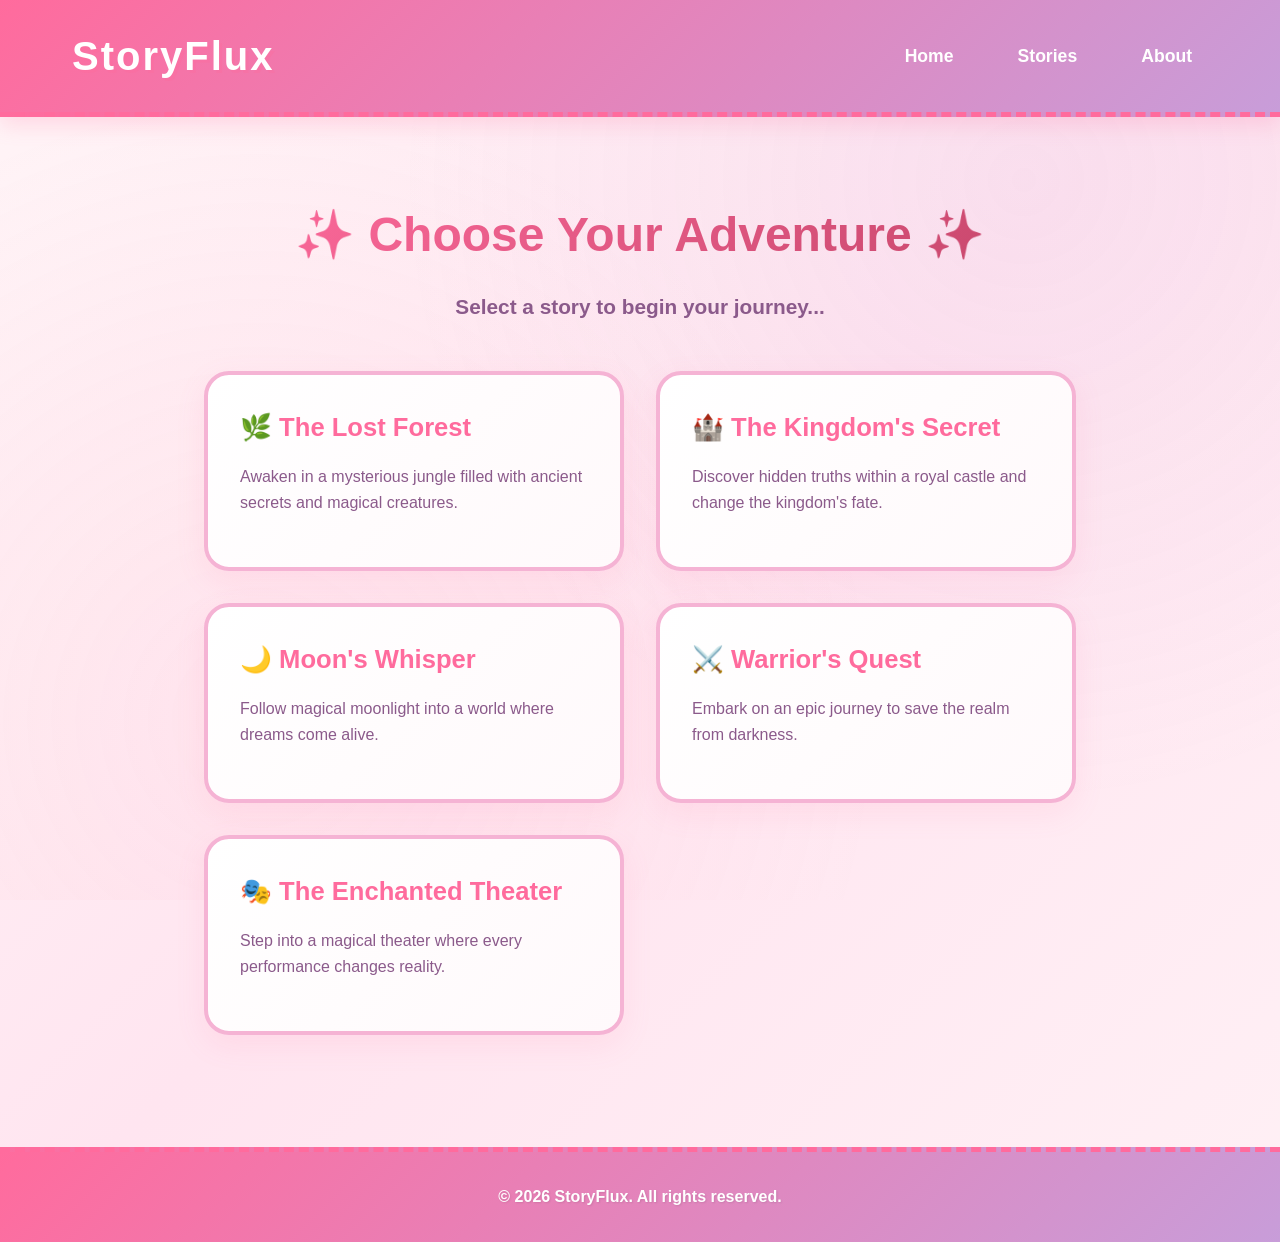
<file: index.html>
<!DOCTYPE html>
<html lang="en">
<head>
    <meta charset="UTF-8">
    <meta name="viewport" content="width=device-width, initial-scale=1.0">
    <title>Interactive Storytelling</title>
    <link rel="stylesheet" href="index.css">
</head>
<body>
    <!-- Header -->
    <header class="header">
        <div class="header-container">
            <h1 class="logo">StoryFlux</h1>
            <nav class="navbar">
                <a href="#menu" class="nav-link">Home</a>
                <a href="#menu" class="nav-link">Stories</a>
                <a href="#about" class="nav-link">About</a>
            </nav>
        </div>
    </header>

    <!-- Main Content -->
    <main class="main-container">
        
        <!-- About Page -->
        <div id="about" class="scene">
            <div class="story-wrapper">
                <section class="story-section">
                    <h2 class="story-title">🌟 About StoryFlux</h2>
                    <div class="story-text">
                        <p>Welcome to <strong>StoryFlux</strong> — a place where stories don't just get read, they get <em>experienced</em>.</p>
                        <p>We built this platform for people who love imagination, creativity, and adventure. Instead of following a fixed storyline, here <strong>you control the journey</strong>. Your choices shape the characters, the events, and the ending — making every story unique for every reader.</p>
                        <p>Whether you want to explore fantasy worlds, solve mysteries, experience emotional journeys, or create your own story paths, this platform lets you <strong>become part of the story</strong> instead of just watching it.</p>
                        <p>🎭 Choose from multiple adventures, each with branching paths and multiple endings. Every decision matters!</p>
                    </div>
                </section>
                <section class="controls-section">
                    <a href="#menu" class="control-btn menu-btn" style="text-decoration:none; display:inline-block;">Back to Menu</a>
                </section>
            </div>
        </div>

        <!-- All Scenes -->
        <div id="s1-full" class="scene">
        <div class="story-wrapper">
            <section class="story-section">
                <div class="story-header">
                    <h2 class="story-title">Complete Story: The Lost Forest</h2>
                </div>
                <div class="story-content" style="grid-template-columns: 1fr;">
                    <div class="story-text" style="max-height: 50vh; overflow-y: auto;">
            <h3 style="color: #ff6b9d; margin-top: 1rem;">Scene 1: The Lost Forest</h3>
            <p>You slowly open your eyes and find yourself lying on soft, wet grass inside a big green jungle. You have no idea how you got here. The air smells like fresh rain and flowers. Tall trees stand all around you, so tall that you cannot even see the sky clearly. You can hear birds singing and the soft sound of water somewhere far away. You feel a little scared, but also curious. In front of you, there are three ways to go. A narrow dirt path goes deeper into the jungle. On your left, the ground rises up like a hill. On your right, you can hear water flowing.</p>
            <h3 style="color: #ff6b9d; margin-top: 1rem;">Scene 2: Ancient Temple</h3>
            <p>You walk slowly along the narrow path. The trees get thicker and the jungle gets darker. After walking for some time, you suddenly stop. Right in front of you are old broken stone walls covered in green plants. It is an ancient temple — very old, maybe thousands of years old! The walls have strange drawings and symbols carved into them. You look carefully and see a dark cave behind the temple. A soft blue light is coming from inside the cave. It looks both scary and magical. You wonder what is inside. You also notice some symbols on the wall that look like they tell a story.</p>
            <h3 style="color: #ff6b9d; margin-top: 1rem;">Scene 3: Mountain Peak</h3>
            <p>You climb up the hill. It is not easy — the ground is rocky and your legs get tired. But when you finally reach the top, you cannot believe what you see. The view is beautiful! Far away, you can see a big city with tall buildings and busy streets. Closer to you, there is a shining waterfall falling down from the rocks with a loud roar. And right below you, there is a long wooden bridge hanging over a very deep valley. The bridge moves a little in the wind. You stand there and think — where should you go next?</p>
            <h3 style="color: #ff6b9d; margin-top: 1rem;">Scene 4: Magical Lake</h3>
            <p>You walk towards the sound of water and soon you find a lake that takes your breath away. The water is not normal — it glows with a soft blue and green light, like it is alive. The lake is very clear and you can see colorful fish swimming inside. In the middle of the lake, there is a small island with an old stone temple on it. On the shore right next to you, there is a small wooden boat with a rope tied to a tree. On the rocks near the water, someone has drawn many pictures — animals, stars, and people. Everything here feels magical and peaceful.</p>
            <h3 style="color: #ff6b9d; margin-top: 1rem;">Scene 5: THE END - Cave Guardian</h3>
            <p>You step inside the glowing cave. It is warm inside, and the blue light makes everything look calm and safe. As you walk deeper, you see a tall figure sitting quietly in the middle of the cave. It is the Cave Guardian — a wise and kind being who has lived here for hundreds of years. The Guardian looks at you gently and says, 'I have been waiting for you. You are the chosen one.' The Guardian explains that this jungle is a magical place and that you are meant to protect it. You feel a deep sense of peace in your heart. You stay in the cave and learn the secrets of the jungle. You spend your days helping animals and keeping the forest safe. You have found your true purpose, and you feel truly happy. Congratulations — you reached a wonderful ending!</p>
            <h3 style="color: #ff6b9d; margin-top: 1rem;">Scene 6: THE END - Treasure Hunter</h3>
            <p>You study the symbols on the temple wall very carefully. At first, they look like just random drawings, but slowly you begin to understand them. The symbols are actually a map! They show a path that leads to a hidden underground room where a great treasure is buried. You follow the map step by step and dig at the right spot. There you find a chest full of gold coins, old books, and beautiful jewels. You bring these treasures back to the world. Scientists and history teachers are amazed. You become a famous explorer and spend your life finding lost places and sharing history with the world. You are known as the greatest treasure hunter who ever lived!</p>
            <h3 style="color: #ff6b9d; margin-top: 1rem;">Scene 7: THE END - Hidden City</h3>
            <p>You walk towards the city you saw from the hilltop. The journey takes a whole day, but finally you arrive. You are shocked — this city is not like any modern city. The people here live in harmony with nature. They grow their own food, use clean water, and never fight with each other. They welcome you like a long-lost friend. You learn their ways and teach them things from the outside world too. Together, you write books about their knowledge and share it with the whole world. Because of your discovery, people everywhere learn how to live more peacefully and kindly. You become a hero of both worlds!</p>
            <h3 style="color: #ff6b9d; margin-top: 1rem;">Scene 8: THE END - Water Spirit</h3>
            <p>You walk to the waterfall. The water is so loud that you can feel it in your chest. You sit on a rock near the falling water and close your eyes. Suddenly, everything goes quiet. You open your eyes and see a glowing figure standing in the waterfall — it is the Water Spirit. She has been the protector of this forest for a thousand years. She looks at you kindly and says, 'You came here with a good heart. I will give you a gift.' She reaches out and touches your hand. You feel a warm energy flow through you. From that day on, you can talk to animals and plants, and you can feel when nature is in danger. You spend your life protecting forests, rivers, and animals all over the world. You are nature's true guardian!</p>
            <h3 style="color: #ff6b9d; margin-top: 1rem;">Scene 9: THE END - Bridge Keeper</h3>
            <p>You take a deep breath and step onto the wooden bridge. It shakes under your feet, but you keep walking carefully, one step at a time. Halfway across, you look down into the deep valley below. It is beautiful — green trees, rivers, and small animals. When you finally reach the other side, you find a hidden green valley that no one else knows about. It is like a paradise — full of flowers, gentle animals, clean rivers, and warm sunlight. A small house stands there, as if it was waiting for you. You decide to stay. You become the keeper of this secret paradise, protecting it from harm. People who are kind and lost sometimes find their way to you, and you help them find peace too. You live a long and joyful life in the most beautiful place on earth!</p>
                    </div>
                </div>
            </section>
            <section class="controls-section">
                <a href="#menu" class="control-btn menu-btn" style="text-decoration:none; display:inline-block;">Back to Menu</a>
                <a href="#s1-1" class="control-btn restart-btn" style="text-decoration:none; display:inline-block;">Restart Story</a>
            </section>
        </div>
    </div>
        <div id="s1-1" class="scene">
            <div class="story-wrapper">
                <section class="story-section">
                    <div class="story-header">
                        <h2 class="story-title">The Lost Forest</h2>
                    </div>

                    <div class="story-content">
                        <div class="story-text">
                            <p>You slowly open your eyes and find yourself lying on soft, wet grass inside a big green jungle. You have no idea how you got here. The air smells like fresh rain and flowers. Tall trees stand all around you, so tall that you cannot even see the sky clearly. You can hear birds singing and the soft sound of water somewhere far away. You feel a little scared, but also curious. In front of you, there are three ways to go. A narrow dirt path goes deeper into the jungle. On your left, the ground rises up like a hill. On your right, you can hear water flowing.</p>
                        </div>
                        <div class="story-image-container">
                            <img src="jungleStory.png" alt="Story Scene" class="story-image active" style="display:block;">
                        </div>
                    </div>
                </section>

                <section class="choices-section">
                    <h3 class="choices-title">What do you do?</h3>
                    <div class="choices-container">
                        <a href="#s1-2" class="choice-btn" style="text-decoration:none; display:inline-block; text-align:center;">Follow the narrow path deeper into the jungle</a><a href="#s1-3" class="choice-btn" style="text-decoration:none; display:inline-block; text-align:center;">Climb up the hill on the left</a><a href="#s1-4" class="choice-btn" style="text-decoration:none; display:inline-block; text-align:center;">Go right towards the water sound</a>
                    </div>
                </section>

                <section class="controls-section">
                    <a href="#s1-1" class="control-btn restart-btn" style="text-decoration:none; display:inline-block;">Restart Story</a>
                    <a href="#menu" class="control-btn menu-btn" style="text-decoration:none; display:inline-block;">Back to Menu</a>
                    <a href="#s1-full" class="control-btn view-btn" style="text-decoration:none; display:inline-block;">View Complete Story</a>
                </section>
            </div>
        </div>
        
        <div id="s1-2" class="scene">
            <div class="story-wrapper">
                <section class="story-section">
                    <div class="story-header">
                        <h2 class="story-title">Ancient Temple</h2>
                    </div>

                    <div class="story-content">
                        <div class="story-text">
                            <p>You walk slowly along the narrow path. The trees get thicker and the jungle gets darker. After walking for some time, you suddenly stop. Right in front of you are old broken stone walls covered in green plants. It is an ancient temple — very old, maybe thousands of years old! The walls have strange drawings and symbols carved into them. You look carefully and see a dark cave behind the temple. A soft blue light is coming from inside the cave. It looks both scary and magical. You wonder what is inside. You also notice some symbols on the wall that look like they tell a story.</p>
                        </div>
                        <div class="story-image-container">
                            <img src="jungleStory.png" alt="Story Scene" class="story-image active" style="display:block;">
                        </div>
                    </div>
                </section>

                <section class="choices-section">
                    <h3 class="choices-title">What do you do?</h3>
                    <div class="choices-container">
                        <a href="#s1-5" class="choice-btn" style="text-decoration:none; display:inline-block; text-align:center;">Bravely enter the glowing cave</a><a href="#s1-6" class="choice-btn" style="text-decoration:none; display:inline-block; text-align:center;">Study the symbols on the wall</a><a href="#s1-3" class="choice-btn" style="text-decoration:none; display:inline-block; text-align:center;">Turn back and climb the hill instead</a>
                    </div>
                </section>

                <section class="controls-section">
                    <a href="#s1-1" class="control-btn restart-btn" style="text-decoration:none; display:inline-block;">Restart Story</a>
                    <a href="#menu" class="control-btn menu-btn" style="text-decoration:none; display:inline-block;">Back to Menu</a>
                    <a href="#s1-full" class="control-btn view-btn" style="text-decoration:none; display:inline-block;">View Complete Story</a>
                </section>
            </div>
        </div>
        
        <div id="s1-3" class="scene">
            <div class="story-wrapper">
                <section class="story-section">
                    <div class="story-header">
                        <h2 class="story-title">Mountain Peak</h2>
                    </div>

                    <div class="story-content">
                        <div class="story-text">
                            <p>You climb up the hill. It is not easy — the ground is rocky and your legs get tired. But when you finally reach the top, you cannot believe what you see. The view is beautiful! Far away, you can see a big city with tall buildings and busy streets. Closer to you, there is a shining waterfall falling down from the rocks with a loud roar. And right below you, there is a long wooden bridge hanging over a very deep valley. The bridge moves a little in the wind. You stand there and think — where should you go next?</p>
                        </div>
                        <div class="story-image-container">
                            <img src="jungleStory.png" alt="Story Scene" class="story-image active" style="display:block;">
                        </div>
                    </div>
                </section>

                <section class="choices-section">
                    <h3 class="choices-title">What do you do?</h3>
                    <div class="choices-container">
                        <a href="#s1-7" class="choice-btn" style="text-decoration:none; display:inline-block; text-align:center;">Walk towards the faraway city</a><a href="#s1-8" class="choice-btn" style="text-decoration:none; display:inline-block; text-align:center;">Go to the beautiful waterfall</a><a href="#s1-9" class="choice-btn" style="text-decoration:none; display:inline-block; text-align:center;">Cross the wooden bridge</a>
                    </div>
                </section>

                <section class="controls-section">
                    <a href="#s1-1" class="control-btn restart-btn" style="text-decoration:none; display:inline-block;">Restart Story</a>
                    <a href="#menu" class="control-btn menu-btn" style="text-decoration:none; display:inline-block;">Back to Menu</a>
                    <a href="#s1-full" class="control-btn view-btn" style="text-decoration:none; display:inline-block;">View Complete Story</a>
                </section>
            </div>
        </div>
        
        <div id="s1-4" class="scene">
            <div class="story-wrapper">
                <section class="story-section">
                    <div class="story-header">
                        <h2 class="story-title">Magical Lake</h2>
                    </div>

                    <div class="story-content">
                        <div class="story-text">
                            <p>You walk towards the sound of water and soon you find a lake that takes your breath away. The water is not normal — it glows with a soft blue and green light, like it is alive. The lake is very clear and you can see colorful fish swimming inside. In the middle of the lake, there is a small island with an old stone temple on it. On the shore right next to you, there is a small wooden boat with a rope tied to a tree. On the rocks near the water, someone has drawn many pictures — animals, stars, and people. Everything here feels magical and peaceful.</p>
                        </div>
                        <div class="story-image-container">
                            <img src="jungleStory.png" alt="Story Scene" class="story-image active" style="display:block;">
                        </div>
                    </div>
                </section>

                <section class="choices-section">
                    <h3 class="choices-title">What do you do?</h3>
                    <div class="choices-container">
                        <a href="#s1-5" class="choice-btn" style="text-decoration:none; display:inline-block; text-align:center;">Get into the boat and go to the island</a><a href="#s1-6" class="choice-btn" style="text-decoration:none; display:inline-block; text-align:center;">Look closely at the drawings on the rocks</a><a href="#s1-7" class="choice-btn" style="text-decoration:none; display:inline-block; text-align:center;">Step into the glowing water carefully</a>
                    </div>
                </section>

                <section class="controls-section">
                    <a href="#s1-1" class="control-btn restart-btn" style="text-decoration:none; display:inline-block;">Restart Story</a>
                    <a href="#menu" class="control-btn menu-btn" style="text-decoration:none; display:inline-block;">Back to Menu</a>
                    <a href="#s1-full" class="control-btn view-btn" style="text-decoration:none; display:inline-block;">View Complete Story</a>
                </section>
            </div>
        </div>
        
        <div id="s1-5" class="scene">
            <div class="story-wrapper">
                <section class="story-section">
                    <div class="story-header">
                        <h2 class="story-title">THE END - Cave Guardian</h2>
                    </div>

                    <div class="story-content">
                        <div class="story-text">
                            <p>You step inside the glowing cave. It is warm inside, and the blue light makes everything look calm and safe. As you walk deeper, you see a tall figure sitting quietly in the middle of the cave. It is the Cave Guardian — a wise and kind being who has lived here for hundreds of years. The Guardian looks at you gently and says, 'I have been waiting for you. You are the chosen one.' The Guardian explains that this jungle is a magical place and that you are meant to protect it. You feel a deep sense of peace in your heart. You stay in the cave and learn the secrets of the jungle. You spend your days helping animals and keeping the forest safe. You have found your true purpose, and you feel truly happy. Congratulations — you reached a wonderful ending!</p>
                        </div>
                        <div class="story-image-container">
                            <img src="jungleStory.png" alt="Story Scene" class="story-image active" style="display:block;">
                        </div>
                    </div>
                </section>

                <section class="choices-section">
                    <h3 class="choices-title">The End</h3>
                    <div class="choices-container">
                        <a href="#menu" class="choice-btn" style="text-decoration:none; display:inline-block; text-align:center;">Start a New Adventure</a>
                    </div>
                </section>

                <section class="controls-section">
                    <a href="#s1-1" class="control-btn restart-btn" style="text-decoration:none; display:inline-block;">Restart Story</a>
                    <a href="#menu" class="control-btn menu-btn" style="text-decoration:none; display:inline-block;">Back to Menu</a>
                    <a href="#s1-full" class="control-btn view-btn" style="text-decoration:none; display:inline-block;">View Complete Story</a>
                </section>
            </div>
        </div>
        
        <div id="s1-6" class="scene">
            <div class="story-wrapper">
                <section class="story-section">
                    <div class="story-header">
                        <h2 class="story-title">THE END - Treasure Hunter</h2>
                    </div>

                    <div class="story-content">
                        <div class="story-text">
                            <p>You study the symbols on the temple wall very carefully. At first, they look like just random drawings, but slowly you begin to understand them. The symbols are actually a map! They show a path that leads to a hidden underground room where a great treasure is buried. You follow the map step by step and dig at the right spot. There you find a chest full of gold coins, old books, and beautiful jewels. You bring these treasures back to the world. Scientists and history teachers are amazed. You become a famous explorer and spend your life finding lost places and sharing history with the world. You are known as the greatest treasure hunter who ever lived!</p>
                        </div>
                        <div class="story-image-container">
                            <img src="jungleStory.png" alt="Story Scene" class="story-image active" style="display:block;">
                        </div>
                    </div>
                </section>

                <section class="choices-section">
                    <h3 class="choices-title">The End</h3>
                    <div class="choices-container">
                        <a href="#menu" class="choice-btn" style="text-decoration:none; display:inline-block; text-align:center;">Start a New Adventure</a>
                    </div>
                </section>

                <section class="controls-section">
                    <a href="#s1-1" class="control-btn restart-btn" style="text-decoration:none; display:inline-block;">Restart Story</a>
                    <a href="#menu" class="control-btn menu-btn" style="text-decoration:none; display:inline-block;">Back to Menu</a>
                    <a href="#s1-full" class="control-btn view-btn" style="text-decoration:none; display:inline-block;">View Complete Story</a>
                </section>
            </div>
        </div>
        
        <div id="s1-7" class="scene">
            <div class="story-wrapper">
                <section class="story-section">
                    <div class="story-header">
                        <h2 class="story-title">THE END - Hidden City</h2>
                    </div>

                    <div class="story-content">
                        <div class="story-text">
                            <p>You walk towards the city you saw from the hilltop. The journey takes a whole day, but finally you arrive. You are shocked — this city is not like any modern city. The people here live in harmony with nature. They grow their own food, use clean water, and never fight with each other. They welcome you like a long-lost friend. You learn their ways and teach them things from the outside world too. Together, you write books about their knowledge and share it with the whole world. Because of your discovery, people everywhere learn how to live more peacefully and kindly. You become a hero of both worlds!</p>
                        </div>
                        <div class="story-image-container">
                            <img src="jungleStory.png" alt="Story Scene" class="story-image active" style="display:block;">
                        </div>
                    </div>
                </section>

                <section class="choices-section">
                    <h3 class="choices-title">The End</h3>
                    <div class="choices-container">
                        <a href="#menu" class="choice-btn" style="text-decoration:none; display:inline-block; text-align:center;">Start a New Adventure</a>
                    </div>
                </section>

                <section class="controls-section">
                    <a href="#s1-1" class="control-btn restart-btn" style="text-decoration:none; display:inline-block;">Restart Story</a>
                    <a href="#menu" class="control-btn menu-btn" style="text-decoration:none; display:inline-block;">Back to Menu</a>
                    <a href="#s1-full" class="control-btn view-btn" style="text-decoration:none; display:inline-block;">View Complete Story</a>
                </section>
            </div>
        </div>
        
        <div id="s1-8" class="scene">
            <div class="story-wrapper">
                <section class="story-section">
                    <div class="story-header">
                        <h2 class="story-title">THE END - Water Spirit</h2>
                    </div>

                    <div class="story-content">
                        <div class="story-text">
                            <p>You walk to the waterfall. The water is so loud that you can feel it in your chest. You sit on a rock near the falling water and close your eyes. Suddenly, everything goes quiet. You open your eyes and see a glowing figure standing in the waterfall — it is the Water Spirit. She has been the protector of this forest for a thousand years. She looks at you kindly and says, 'You came here with a good heart. I will give you a gift.' She reaches out and touches your hand. You feel a warm energy flow through you. From that day on, you can talk to animals and plants, and you can feel when nature is in danger. You spend your life protecting forests, rivers, and animals all over the world. You are nature's true guardian!</p>
                        </div>
                        <div class="story-image-container">
                            <img src="jungleStory.png" alt="Story Scene" class="story-image active" style="display:block;">
                        </div>
                    </div>
                </section>

                <section class="choices-section">
                    <h3 class="choices-title">The End</h3>
                    <div class="choices-container">
                        <a href="#menu" class="choice-btn" style="text-decoration:none; display:inline-block; text-align:center;">Start a New Adventure</a>
                    </div>
                </section>

                <section class="controls-section">
                    <a href="#s1-1" class="control-btn restart-btn" style="text-decoration:none; display:inline-block;">Restart Story</a>
                    <a href="#menu" class="control-btn menu-btn" style="text-decoration:none; display:inline-block;">Back to Menu</a>
                    <a href="#s1-full" class="control-btn view-btn" style="text-decoration:none; display:inline-block;">View Complete Story</a>
                </section>
            </div>
        </div>
        
        <div id="s1-9" class="scene">
            <div class="story-wrapper">
                <section class="story-section">
                    <div class="story-header">
                        <h2 class="story-title">THE END - Bridge Keeper</h2>
                    </div>

                    <div class="story-content">
                        <div class="story-text">
                            <p>You take a deep breath and step onto the wooden bridge. It shakes under your feet, but you keep walking carefully, one step at a time. Halfway across, you look down into the deep valley below. It is beautiful — green trees, rivers, and small animals. When you finally reach the other side, you find a hidden green valley that no one else knows about. It is like a paradise — full of flowers, gentle animals, clean rivers, and warm sunlight. A small house stands there, as if it was waiting for you. You decide to stay. You become the keeper of this secret paradise, protecting it from harm. People who are kind and lost sometimes find their way to you, and you help them find peace too. You live a long and joyful life in the most beautiful place on earth!</p>
                        </div>
                        <div class="story-image-container">
                            <img src="jungleStory.png" alt="Story Scene" class="story-image active" style="display:block;">
                        </div>
                    </div>
                </section>

                <section class="choices-section">
                    <h3 class="choices-title">The End</h3>
                    <div class="choices-container">
                        <a href="#menu" class="choice-btn" style="text-decoration:none; display:inline-block; text-align:center;">Start a New Adventure</a>
                    </div>
                </section>

                <section class="controls-section">
                    <a href="#s1-1" class="control-btn restart-btn" style="text-decoration:none; display:inline-block;">Restart Story</a>
                    <a href="#menu" class="control-btn menu-btn" style="text-decoration:none; display:inline-block;">Back to Menu</a>
                    <a href="#s1-full" class="control-btn view-btn" style="text-decoration:none; display:inline-block;">View Complete Story</a>
                </section>
            </div>
        </div>
        <div id="s2-full" class="scene">
        <div class="story-wrapper">
            <section class="story-section">
                <div class="story-header">
                    <h2 class="story-title">Complete Story: The Kingdom's Secret</h2>
                </div>
                <div class="story-content" style="grid-template-columns: 1fr;">
                    <div class="story-text" style="max-height: 50vh; overflow-y: auto;">
            <h3 style="color: #ff6b9d; margin-top: 1rem;">Scene 1: The Kingdom's Secret</h3>
            <p>You arrive at the gates of a huge and beautiful castle. You are a new servant here and today is your first day. The castle is made of white stone and has tall towers that touch the clouds. As you walk inside, you notice that the castle feels heavy with sadness. The servants whisper to each other but stop when they see you. You hear two different things being talked about quietly — some people say there is a secret underground chamber hidden beneath the castle, and others say that some servants are planning a rebellion against the king. You also see that the king himself is sitting alone on his throne, staring at the floor with a very worried face. Something big is happening in this kingdom. What do you do first?</p>
            <h3 style="color: #ff6b9d; margin-top: 1rem;">Scene 2: Underground Secrets</h3>
            <p>You quietly explore the lower parts of the castle. Behind an old bookshelf in the library, you find a hidden door. You open it and walk down a long stone staircase. At the bottom, you find a large underground room. It is dusty and old, but full of amazing things — old paintings, golden pots, strange tools, and a big wooden chest. Inside the chest is an old journal. You open it and start reading. The journal was written by the first king of this kingdom, over 500 years ago. What you read shocks you — the kingdom was built on stolen land. The true owners were a peaceful tribe who were forced to leave. The journal says that a special golden crown, which the first king took, must be returned to end a curse on the kingdom. Now you must decide what to do with this information.</p>
            <h3 style="color: #ff6b9d; margin-top: 1rem;">Scene 3: Royal Audience</h3>
            <p>You walk up to the king and bow respectfully. The king looks up at you with tired eyes. He seems surprised that someone wants to talk to him. He sighs and says, 'I am glad you came. I have a big problem and I do not know who to trust anymore.' He tells you that the kingdom has been suffering — crops are dying, people are getting sick, and the kingdom has no money left. He believes an ancient golden artifact was stolen from the castle long ago, and that this has brought bad luck to the kingdom. 'If someone can find and return it,' he says quietly, 'I believe the kingdom will be saved.' He looks at you with hopeful eyes. He also seems to know something about the growing rebellion among the servants but says nothing directly. Now you must choose how to help.</p>
            <h3 style="color: #ff6b9d; margin-top: 1rem;">Scene 4: THE END - Revolutionary</h3>
            <p>You listen carefully to the servants and learn that they are planning a rebellion because the king has been treating the poor people of the kingdom very badly — taking too much tax and giving nothing back. You feel that their cause is right and fair. You join them. Together, you plan a peaceful protest that grows bigger every day. More and more people join. The king, seeing that everyone is united, finally agrees to listen. He changes the laws and starts treating people fairly. The kingdom slowly becomes a better and happier place. Schools are built, food is shared, and people smile again. You are remembered as the brave person who stood up for what was right. You helped change the kingdom without a single drop of blood being spilled. A true hero of the people!</p>
            <h3 style="color: #ff6b9d; margin-top: 1rem;">Scene 5: THE END - Historian</h3>
            <p>You sit in the underground room for hours and read every word of the old journal. It tells the full story of how this kingdom was built — the good parts and the bad parts. You learn about the tribe that was driven away, about the stolen crown, and about the curse that was placed on the kingdom. You write down everything carefully and make copies. You bring this information to scholars and teachers across the land. At first, some people do not want to believe it. But slowly, the truth spreads. The kingdom officially apologizes to the tribe's descendants and returns the golden crown. The curse is lifted. You become the kingdom's official historian — the person who tells the true and honest story of the past so that everyone can learn from it. You spend your life writing books and teaching children.</p>
            <h3 style="color: #ff6b9d; margin-top: 1rem;">Scene 6: THE END - Royal Advisor</h3>
            <p>You go straight to the king and tell him everything you found in the underground chamber — the journal, the secret history, the stolen crown, and the curse. The king sits in silence for a long time. Then he says, 'You are the most honest and brave person I have ever met.' He is deeply moved by your courage. He immediately makes plans to fix the old wrongs — he reaches out to the descendants of the tribe, returns the crown, and starts helping the poor people of the kingdom. He also names you as his Royal Advisor, the person who will help him make every big decision. From that day on, the kingdom grows stronger, kinder, and more peaceful. The king listens to your wise advice, and together you lead the kingdom into a golden age of happiness and fairness.</p>
            <h3 style="color: #ff6b9d; margin-top: 1rem;">Scene 7: THE END - Guardian</h3>
            <p>You look at the journal and think carefully. This information is dangerous. If the wrong person gets it, it could start wars or cause great chaos. You decide that the best thing to do right now is to keep it safe. You lock the underground chamber back up and carry the journal with you. You spend years studying it alone, learning every detail. You also make sure that no one else ever finds or misuses the chamber's secrets. Slowly, you become the secret keeper of the castle — a wise person who guards the truth and only shares it when the time is right. People come to you for advice without knowing your true secret. You live a quiet, thoughtful life, always protecting the past so that the future remains safe.</p>
            <h3 style="color: #ff6b9d; margin-top: 1rem;">Scene 8: THE END - Hero</h3>
            <p>You promise the king that you will find the lost artifact. You spend weeks searching — you read old books, talk to elders, and explore forgotten parts of the castle. Finally, after a long search, you find a clue that leads you to a small village outside the kingdom. In an old farmer's barn, buried under the floor, you find the golden crown. You bring it back to the castle and place it in the king's hands. The moment the king holds it, the sky becomes bright and clear. The crops start growing again. People feel healthier and happier almost immediately. The kingdom is saved! The king weeps with joy and declares you a national hero. Songs are sung about your bravery, and your name is carved into the castle wall forever.</p>
            <h3 style="color: #ff6b9d; margin-top: 1rem;">Scene 9: THE END - Peacemaker</h3>
            <p>You look the king in the eye and ask him honestly about the rebellion. The king is surprised, then slowly nods. 'Yes, I know about it,' he says quietly. 'I have not been a good king.' This honest moment opens a real conversation. You suggest that the king should sit and talk directly with the people who are planning the rebellion — face to face, with no guards, no threats, just honest words. The king agrees. The meeting happens in the castle courtyard. Both sides share their pain and their hopes. Tears are shed. Promises are made. Slowly, trust begins to grow. You act as the bridge between the two sides, helping them understand each other. The rebellion is stopped peacefully, and real change begins. You are called the Great Peacemaker — a person who used words and kindness instead of swords.</p>
            <h3 style="color: #ff6b9d; margin-top: 1rem;">Scene 10: THE END - Mystery Person</h3>
            <p>You bow respectfully to the king and quietly leave the room without saying much. You go back to your simple work as a servant — cleaning, cooking, carrying things. But over the next few weeks, people notice something. Every time there is a problem — a fire in the kitchen, a fight between servants, a lost child — you are there, calm and helpful, solving it without being asked. The king watches you from a distance. He notices how you treat everyone with respect, how you never shout or panic, and how things always get better when you are near. One evening, the king calls you back. 'I don't know who you really are,' he says, 'but I know the kingdom needs more people like you.' He gives you the freedom to go anywhere in the kingdom and help people. You become a quiet legend — a mystery helper that everyone talks about but no one fully knows.</p>
                    </div>
                </div>
            </section>
            <section class="controls-section">
                <a href="#menu" class="control-btn menu-btn" style="text-decoration:none; display:inline-block;">Back to Menu</a>
                <a href="#s2-1" class="control-btn restart-btn" style="text-decoration:none; display:inline-block;">Restart Story</a>
            </section>
        </div>
    </div>
        <div id="s2-1" class="scene">
            <div class="story-wrapper">
                <section class="story-section">
                    <div class="story-header">
                        <h2 class="story-title">The Kingdom's Secret</h2>
                    </div>

                    <div class="story-content">
                        <div class="story-text">
                            <p>You arrive at the gates of a huge and beautiful castle. You are a new servant here and today is your first day. The castle is made of white stone and has tall towers that touch the clouds. As you walk inside, you notice that the castle feels heavy with sadness. The servants whisper to each other but stop when they see you. You hear two different things being talked about quietly — some people say there is a secret underground chamber hidden beneath the castle, and others say that some servants are planning a rebellion against the king. You also see that the king himself is sitting alone on his throne, staring at the floor with a very worried face. Something big is happening in this kingdom. What do you do first?</p>
                        </div>
                        <div class="story-image-container">
                            <img src="kingdom.png" alt="Story Scene" class="story-image active" style="display:block;">
                        </div>
                    </div>
                </section>

                <section class="choices-section">
                    <h3 class="choices-title">What do you do?</h3>
                    <div class="choices-container">
                        <a href="#s2-2" class="choice-btn" style="text-decoration:none; display:inline-block; text-align:center;">Search for the hidden underground chamber</a><a href="#s2-3" class="choice-btn" style="text-decoration:none; display:inline-block; text-align:center;">Go and speak with the worried king</a><a href="#s2-4" class="choice-btn" style="text-decoration:none; display:inline-block; text-align:center;">Talk to servants and learn about the rebellion</a>
                    </div>
                </section>

                <section class="controls-section">
                    <a href="#s2-1" class="control-btn restart-btn" style="text-decoration:none; display:inline-block;">Restart Story</a>
                    <a href="#menu" class="control-btn menu-btn" style="text-decoration:none; display:inline-block;">Back to Menu</a>
                    <a href="#s2-full" class="control-btn view-btn" style="text-decoration:none; display:inline-block;">View Complete Story</a>
                </section>
            </div>
        </div>
        
        <div id="s2-2" class="scene">
            <div class="story-wrapper">
                <section class="story-section">
                    <div class="story-header">
                        <h2 class="story-title">Underground Secrets</h2>
                    </div>

                    <div class="story-content">
                        <div class="story-text">
                            <p>You quietly explore the lower parts of the castle. Behind an old bookshelf in the library, you find a hidden door. You open it and walk down a long stone staircase. At the bottom, you find a large underground room. It is dusty and old, but full of amazing things — old paintings, golden pots, strange tools, and a big wooden chest. Inside the chest is an old journal. You open it and start reading. The journal was written by the first king of this kingdom, over 500 years ago. What you read shocks you — the kingdom was built on stolen land. The true owners were a peaceful tribe who were forced to leave. The journal says that a special golden crown, which the first king took, must be returned to end a curse on the kingdom. Now you must decide what to do with this information.</p>
                        </div>
                        <div class="story-image-container">
                            <img src="kingdom.png" alt="Story Scene" class="story-image active" style="display:block;">
                        </div>
                    </div>
                </section>

                <section class="choices-section">
                    <h3 class="choices-title">What do you do?</h3>
                    <div class="choices-container">
                        <a href="#s2-5" class="choice-btn" style="text-decoration:none; display:inline-block; text-align:center;">Read the whole journal to find the full truth</a><a href="#s2-6" class="choice-btn" style="text-decoration:none; display:inline-block; text-align:center;">Go and tell the current king everything</a><a href="#s2-7" class="choice-btn" style="text-decoration:none; display:inline-block; text-align:center;">Keep this secret safe and hidden</a>
                    </div>
                </section>

                <section class="controls-section">
                    <a href="#s2-1" class="control-btn restart-btn" style="text-decoration:none; display:inline-block;">Restart Story</a>
                    <a href="#menu" class="control-btn menu-btn" style="text-decoration:none; display:inline-block;">Back to Menu</a>
                    <a href="#s2-full" class="control-btn view-btn" style="text-decoration:none; display:inline-block;">View Complete Story</a>
                </section>
            </div>
        </div>
        
        <div id="s2-3" class="scene">
            <div class="story-wrapper">
                <section class="story-section">
                    <div class="story-header">
                        <h2 class="story-title">Royal Audience</h2>
                    </div>

                    <div class="story-content">
                        <div class="story-text">
                            <p>You walk up to the king and bow respectfully. The king looks up at you with tired eyes. He seems surprised that someone wants to talk to him. He sighs and says, 'I am glad you came. I have a big problem and I do not know who to trust anymore.' He tells you that the kingdom has been suffering — crops are dying, people are getting sick, and the kingdom has no money left. He believes an ancient golden artifact was stolen from the castle long ago, and that this has brought bad luck to the kingdom. 'If someone can find and return it,' he says quietly, 'I believe the kingdom will be saved.' He looks at you with hopeful eyes. He also seems to know something about the growing rebellion among the servants but says nothing directly. Now you must choose how to help.</p>
                        </div>
                        <div class="story-image-container">
                            <img src="kingdom.png" alt="Story Scene" class="story-image active" style="display:block;">
                        </div>
                    </div>
                </section>

                <section class="choices-section">
                    <h3 class="choices-title">What do you do?</h3>
                    <div class="choices-container">
                        <a href="#s2-8" class="choice-btn" style="text-decoration:none; display:inline-block; text-align:center;">Promise the king you will find the lost artifact</a><a href="#s2-9" class="choice-btn" style="text-decoration:none; display:inline-block; text-align:center;">Ask the king honestly about the servant rebellion</a><a href="#s2-10" class="choice-btn" style="text-decoration:none; display:inline-block; text-align:center;">Bow politely and quietly leave the room</a>
                    </div>
                </section>

                <section class="controls-section">
                    <a href="#s2-1" class="control-btn restart-btn" style="text-decoration:none; display:inline-block;">Restart Story</a>
                    <a href="#menu" class="control-btn menu-btn" style="text-decoration:none; display:inline-block;">Back to Menu</a>
                    <a href="#s2-full" class="control-btn view-btn" style="text-decoration:none; display:inline-block;">View Complete Story</a>
                </section>
            </div>
        </div>
        
        <div id="s2-4" class="scene">
            <div class="story-wrapper">
                <section class="story-section">
                    <div class="story-header">
                        <h2 class="story-title">THE END - Revolutionary</h2>
                    </div>

                    <div class="story-content">
                        <div class="story-text">
                            <p>You listen carefully to the servants and learn that they are planning a rebellion because the king has been treating the poor people of the kingdom very badly — taking too much tax and giving nothing back. You feel that their cause is right and fair. You join them. Together, you plan a peaceful protest that grows bigger every day. More and more people join. The king, seeing that everyone is united, finally agrees to listen. He changes the laws and starts treating people fairly. The kingdom slowly becomes a better and happier place. Schools are built, food is shared, and people smile again. You are remembered as the brave person who stood up for what was right. You helped change the kingdom without a single drop of blood being spilled. A true hero of the people!</p>
                        </div>
                        <div class="story-image-container">
                            <img src="kingdom.png" alt="Story Scene" class="story-image active" style="display:block;">
                        </div>
                    </div>
                </section>

                <section class="choices-section">
                    <h3 class="choices-title">The End</h3>
                    <div class="choices-container">
                        <a href="#menu" class="choice-btn" style="text-decoration:none; display:inline-block; text-align:center;">Start a New Adventure</a>
                    </div>
                </section>

                <section class="controls-section">
                    <a href="#s2-1" class="control-btn restart-btn" style="text-decoration:none; display:inline-block;">Restart Story</a>
                    <a href="#menu" class="control-btn menu-btn" style="text-decoration:none; display:inline-block;">Back to Menu</a>
                    <a href="#s2-full" class="control-btn view-btn" style="text-decoration:none; display:inline-block;">View Complete Story</a>
                </section>
            </div>
        </div>
        
        <div id="s2-5" class="scene">
            <div class="story-wrapper">
                <section class="story-section">
                    <div class="story-header">
                        <h2 class="story-title">THE END - Historian</h2>
                    </div>

                    <div class="story-content">
                        <div class="story-text">
                            <p>You sit in the underground room for hours and read every word of the old journal. It tells the full story of how this kingdom was built — the good parts and the bad parts. You learn about the tribe that was driven away, about the stolen crown, and about the curse that was placed on the kingdom. You write down everything carefully and make copies. You bring this information to scholars and teachers across the land. At first, some people do not want to believe it. But slowly, the truth spreads. The kingdom officially apologizes to the tribe's descendants and returns the golden crown. The curse is lifted. You become the kingdom's official historian — the person who tells the true and honest story of the past so that everyone can learn from it. You spend your life writing books and teaching children.</p>
                        </div>
                        <div class="story-image-container">
                            <img src="kingdom.png" alt="Story Scene" class="story-image active" style="display:block;">
                        </div>
                    </div>
                </section>

                <section class="choices-section">
                    <h3 class="choices-title">The End</h3>
                    <div class="choices-container">
                        <a href="#menu" class="choice-btn" style="text-decoration:none; display:inline-block; text-align:center;">Start a New Adventure</a>
                    </div>
                </section>

                <section class="controls-section">
                    <a href="#s2-1" class="control-btn restart-btn" style="text-decoration:none; display:inline-block;">Restart Story</a>
                    <a href="#menu" class="control-btn menu-btn" style="text-decoration:none; display:inline-block;">Back to Menu</a>
                    <a href="#s2-full" class="control-btn view-btn" style="text-decoration:none; display:inline-block;">View Complete Story</a>
                </section>
            </div>
        </div>
        
        <div id="s2-6" class="scene">
            <div class="story-wrapper">
                <section class="story-section">
                    <div class="story-header">
                        <h2 class="story-title">THE END - Royal Advisor</h2>
                    </div>

                    <div class="story-content">
                        <div class="story-text">
                            <p>You go straight to the king and tell him everything you found in the underground chamber — the journal, the secret history, the stolen crown, and the curse. The king sits in silence for a long time. Then he says, 'You are the most honest and brave person I have ever met.' He is deeply moved by your courage. He immediately makes plans to fix the old wrongs — he reaches out to the descendants of the tribe, returns the crown, and starts helping the poor people of the kingdom. He also names you as his Royal Advisor, the person who will help him make every big decision. From that day on, the kingdom grows stronger, kinder, and more peaceful. The king listens to your wise advice, and together you lead the kingdom into a golden age of happiness and fairness.</p>
                        </div>
                        <div class="story-image-container">
                            <img src="kingdom.png" alt="Story Scene" class="story-image active" style="display:block;">
                        </div>
                    </div>
                </section>

                <section class="choices-section">
                    <h3 class="choices-title">The End</h3>
                    <div class="choices-container">
                        <a href="#menu" class="choice-btn" style="text-decoration:none; display:inline-block; text-align:center;">Start a New Adventure</a>
                    </div>
                </section>

                <section class="controls-section">
                    <a href="#s2-1" class="control-btn restart-btn" style="text-decoration:none; display:inline-block;">Restart Story</a>
                    <a href="#menu" class="control-btn menu-btn" style="text-decoration:none; display:inline-block;">Back to Menu</a>
                    <a href="#s2-full" class="control-btn view-btn" style="text-decoration:none; display:inline-block;">View Complete Story</a>
                </section>
            </div>
        </div>
        
        <div id="s2-7" class="scene">
            <div class="story-wrapper">
                <section class="story-section">
                    <div class="story-header">
                        <h2 class="story-title">THE END - Guardian</h2>
                    </div>

                    <div class="story-content">
                        <div class="story-text">
                            <p>You look at the journal and think carefully. This information is dangerous. If the wrong person gets it, it could start wars or cause great chaos. You decide that the best thing to do right now is to keep it safe. You lock the underground chamber back up and carry the journal with you. You spend years studying it alone, learning every detail. You also make sure that no one else ever finds or misuses the chamber's secrets. Slowly, you become the secret keeper of the castle — a wise person who guards the truth and only shares it when the time is right. People come to you for advice without knowing your true secret. You live a quiet, thoughtful life, always protecting the past so that the future remains safe.</p>
                        </div>
                        <div class="story-image-container">
                            <img src="kingdom.png" alt="Story Scene" class="story-image active" style="display:block;">
                        </div>
                    </div>
                </section>

                <section class="choices-section">
                    <h3 class="choices-title">The End</h3>
                    <div class="choices-container">
                        <a href="#menu" class="choice-btn" style="text-decoration:none; display:inline-block; text-align:center;">Start a New Adventure</a>
                    </div>
                </section>

                <section class="controls-section">
                    <a href="#s2-1" class="control-btn restart-btn" style="text-decoration:none; display:inline-block;">Restart Story</a>
                    <a href="#menu" class="control-btn menu-btn" style="text-decoration:none; display:inline-block;">Back to Menu</a>
                    <a href="#s2-full" class="control-btn view-btn" style="text-decoration:none; display:inline-block;">View Complete Story</a>
                </section>
            </div>
        </div>
        
        <div id="s2-8" class="scene">
            <div class="story-wrapper">
                <section class="story-section">
                    <div class="story-header">
                        <h2 class="story-title">THE END - Hero</h2>
                    </div>

                    <div class="story-content">
                        <div class="story-text">
                            <p>You promise the king that you will find the lost artifact. You spend weeks searching — you read old books, talk to elders, and explore forgotten parts of the castle. Finally, after a long search, you find a clue that leads you to a small village outside the kingdom. In an old farmer's barn, buried under the floor, you find the golden crown. You bring it back to the castle and place it in the king's hands. The moment the king holds it, the sky becomes bright and clear. The crops start growing again. People feel healthier and happier almost immediately. The kingdom is saved! The king weeps with joy and declares you a national hero. Songs are sung about your bravery, and your name is carved into the castle wall forever.</p>
                        </div>
                        <div class="story-image-container">
                            <img src="kingdom.png" alt="Story Scene" class="story-image active" style="display:block;">
                        </div>
                    </div>
                </section>

                <section class="choices-section">
                    <h3 class="choices-title">The End</h3>
                    <div class="choices-container">
                        <a href="#menu" class="choice-btn" style="text-decoration:none; display:inline-block; text-align:center;">Start a New Adventure</a>
                    </div>
                </section>

                <section class="controls-section">
                    <a href="#s2-1" class="control-btn restart-btn" style="text-decoration:none; display:inline-block;">Restart Story</a>
                    <a href="#menu" class="control-btn menu-btn" style="text-decoration:none; display:inline-block;">Back to Menu</a>
                    <a href="#s2-full" class="control-btn view-btn" style="text-decoration:none; display:inline-block;">View Complete Story</a>
                </section>
            </div>
        </div>
        
        <div id="s2-9" class="scene">
            <div class="story-wrapper">
                <section class="story-section">
                    <div class="story-header">
                        <h2 class="story-title">THE END - Peacemaker</h2>
                    </div>

                    <div class="story-content">
                        <div class="story-text">
                            <p>You look the king in the eye and ask him honestly about the rebellion. The king is surprised, then slowly nods. 'Yes, I know about it,' he says quietly. 'I have not been a good king.' This honest moment opens a real conversation. You suggest that the king should sit and talk directly with the people who are planning the rebellion — face to face, with no guards, no threats, just honest words. The king agrees. The meeting happens in the castle courtyard. Both sides share their pain and their hopes. Tears are shed. Promises are made. Slowly, trust begins to grow. You act as the bridge between the two sides, helping them understand each other. The rebellion is stopped peacefully, and real change begins. You are called the Great Peacemaker — a person who used words and kindness instead of swords.</p>
                        </div>
                        <div class="story-image-container">
                            <img src="kingdom.png" alt="Story Scene" class="story-image active" style="display:block;">
                        </div>
                    </div>
                </section>

                <section class="choices-section">
                    <h3 class="choices-title">The End</h3>
                    <div class="choices-container">
                        <a href="#menu" class="choice-btn" style="text-decoration:none; display:inline-block; text-align:center;">Start a New Adventure</a>
                    </div>
                </section>

                <section class="controls-section">
                    <a href="#s2-1" class="control-btn restart-btn" style="text-decoration:none; display:inline-block;">Restart Story</a>
                    <a href="#menu" class="control-btn menu-btn" style="text-decoration:none; display:inline-block;">Back to Menu</a>
                    <a href="#s2-full" class="control-btn view-btn" style="text-decoration:none; display:inline-block;">View Complete Story</a>
                </section>
            </div>
        </div>
        
        <div id="s2-10" class="scene">
            <div class="story-wrapper">
                <section class="story-section">
                    <div class="story-header">
                        <h2 class="story-title">THE END - Mystery Person</h2>
                    </div>

                    <div class="story-content">
                        <div class="story-text">
                            <p>You bow respectfully to the king and quietly leave the room without saying much. You go back to your simple work as a servant — cleaning, cooking, carrying things. But over the next few weeks, people notice something. Every time there is a problem — a fire in the kitchen, a fight between servants, a lost child — you are there, calm and helpful, solving it without being asked. The king watches you from a distance. He notices how you treat everyone with respect, how you never shout or panic, and how things always get better when you are near. One evening, the king calls you back. 'I don't know who you really are,' he says, 'but I know the kingdom needs more people like you.' He gives you the freedom to go anywhere in the kingdom and help people. You become a quiet legend — a mystery helper that everyone talks about but no one fully knows.</p>
                        </div>
                        <div class="story-image-container">
                            <img src="kingdom.png" alt="Story Scene" class="story-image active" style="display:block;">
                        </div>
                    </div>
                </section>

                <section class="choices-section">
                    <h3 class="choices-title">The End</h3>
                    <div class="choices-container">
                        <a href="#menu" class="choice-btn" style="text-decoration:none; display:inline-block; text-align:center;">Start a New Adventure</a>
                    </div>
                </section>

                <section class="controls-section">
                    <a href="#s2-1" class="control-btn restart-btn" style="text-decoration:none; display:inline-block;">Restart Story</a>
                    <a href="#menu" class="control-btn menu-btn" style="text-decoration:none; display:inline-block;">Back to Menu</a>
                    <a href="#s2-full" class="control-btn view-btn" style="text-decoration:none; display:inline-block;">View Complete Story</a>
                </section>
            </div>
        </div>
        <div id="s3-full" class="scene">
        <div class="story-wrapper">
            <section class="story-section">
                <div class="story-header">
                    <h2 class="story-title">Complete Story: Moon's Whisper</h2>
                </div>
                <div class="story-content" style="grid-template-columns: 1fr;">
                    <div class="story-text" style="max-height: 50vh; overflow-y: auto;">
            <h3 style="color: #ff6b9d; margin-top: 1rem;">Scene 1: Moon's Whisper</h3>
            <p>It is midnight. You are awake in your bed. Suddenly, a bright silver light shines through your window. It is the moon, but it looks bigger and brighter than ever before. You hear a soft, sweet voice in your mind calling your name. You get out of bed, walk outside, and follow the beautiful glowing light. The light leads you into a deep, quiet forest. The trees seem to be whispering to you. The air is cool and smells like fresh pine needles. You feel a strange magic all around you. What do you do now?</p>
            <h3 style="color: #ff6b9d; margin-top: 1rem;">Scene 2: Dream Realm</h3>
            <p>You keep walking toward the light. Suddenly, the forest changes. You step through a glowing door made of vines and enter a magical Dream Realm! In this place, the sky is filled with purple clouds and millions of sparkling stars. You see floating islands in the air and waterfalls that flow upward. The moon is huge here, and it speaks to you again: 'Welcome, traveler. You have a pure heart. Will you stay and help me protect the dreams of all the sleeping children in the world?'</p>
            <h3 style="color: #ff6b9d; margin-top: 1rem;">Scene 3: Inner Battle</h3>
            <p>You try to ignore the voice. You close your eyes tight and cover your ears. But the magic is very strong. The silver light wraps around you like a warm blanket. You feel very tired, as if you have not slept in days. Your eyelids become heavy. You know you are falling into a deep, magical sleep right there in the middle of the forest.</p>
            <h3 style="color: #ff6b9d; margin-top: 1rem;">Scene 4: THE END - Survivor</h3>
            <p>You quickly hide inside a small cave near a large tree. You wait there, shaking a little, until the sun comes up. When morning arrives, the forest looks completely normal again. The magical voice is gone. You walk back home safely. When you put your hand in your pocket, you find a beautiful, glowing moonstone. You keep it on your desk forever, a quiet reminder of the night you survived the magic of the moon.</p>
            <h3 style="color: #ff6b9d; margin-top: 1rem;">Scene 5: THE END - Moon's Chosen</h3>
            <p>You say 'Yes' to the moon. You feel a rush of energy, and suddenly you can float! You become the Guardian of Dreams. Every night, while the world sleeps, you fly through the starry sky and chase away bad nightmares. You bring happy, sweet dreams to children everywhere. You are loved by the stars and the moon, and you live a magical, endless life full of joy and light.</p>
            <h3 style="color: #ff6b9d; margin-top: 1rem;">Scene 6: THE END - Dream Explorer</h3>
            <p>You thank the moon but say you just want to look around. The moon smiles and gives you a pair of silver wings. You spend your days flying from one floating island to another. You meet talking animals, friendly clouds, and stars that sing songs. You become the greatest explorer of the Dream Realm, always finding new and exciting surprises in a world where anything is possible.</p>
            <h3 style="color: #ff6b9d; margin-top: 1rem;">Scene 7: THE END - Skeptic</h3>
            <p>You don't believe this is real. You pinch your arm hard! Suddenly, you wake up in your own bed. The sun is shining brightly outside. Was it all just a dream? You will never know for sure. But sometimes, when you look at the moon at night, you feel a strange sense of longing. You live a normal, happy life, but you always wonder what would have happened if you had said yes to the moon.</p>
            <h3 style="color: #ff6b9d; margin-top: 1rem;">Scene 8: THE END - Normal Life</h3>
            <p>You fight the sleep with all your might. You run all the way back to your house and lock the door. You dive under your blankets and finally fall into a normal sleep. When you wake up, everything is exactly the same as it always is. You go to school, play with your friends, and grow up to have a very normal, peaceful life. You never see the magic again, but you are happy and safe.</p>
                    </div>
                </div>
            </section>
            <section class="controls-section">
                <a href="#menu" class="control-btn menu-btn" style="text-decoration:none; display:inline-block;">Back to Menu</a>
                <a href="#s3-1" class="control-btn restart-btn" style="text-decoration:none; display:inline-block;">Restart Story</a>
            </section>
        </div>
    </div>
        <div id="s3-1" class="scene">
            <div class="story-wrapper">
                <section class="story-section">
                    <div class="story-header">
                        <h2 class="story-title">Moon's Whisper</h2>
                    </div>

                    <div class="story-content">
                        <div class="story-text">
                            <p>It is midnight. You are awake in your bed. Suddenly, a bright silver light shines through your window. It is the moon, but it looks bigger and brighter than ever before. You hear a soft, sweet voice in your mind calling your name. You get out of bed, walk outside, and follow the beautiful glowing light. The light leads you into a deep, quiet forest. The trees seem to be whispering to you. The air is cool and smells like fresh pine needles. You feel a strange magic all around you. What do you do now?</p>
                        </div>
                        <div class="story-image-container">
                            <img src="moon.png" alt="Story Scene" class="story-image active" style="display:block;">
                        </div>
                    </div>
                </section>

                <section class="choices-section">
                    <h3 class="choices-title">What do you do?</h3>
                    <div class="choices-container">
                        <a href="#s3-2" class="choice-btn" style="text-decoration:none; display:inline-block; text-align:center;">Follow the moonlight deeper into the forest</a><a href="#s3-3" class="choice-btn" style="text-decoration:none; display:inline-block; text-align:center;">Cover your ears and try to resist the magic voice</a><a href="#s3-4" class="choice-btn" style="text-decoration:none; display:inline-block; text-align:center;">Hide behind a big tree and seek shelter</a>
                    </div>
                </section>

                <section class="controls-section">
                    <a href="#s3-1" class="control-btn restart-btn" style="text-decoration:none; display:inline-block;">Restart Story</a>
                    <a href="#menu" class="control-btn menu-btn" style="text-decoration:none; display:inline-block;">Back to Menu</a>
                    <a href="#s3-full" class="control-btn view-btn" style="text-decoration:none; display:inline-block;">View Complete Story</a>
                </section>
            </div>
        </div>
        
        <div id="s3-2" class="scene">
            <div class="story-wrapper">
                <section class="story-section">
                    <div class="story-header">
                        <h2 class="story-title">Dream Realm</h2>
                    </div>

                    <div class="story-content">
                        <div class="story-text">
                            <p>You keep walking toward the light. Suddenly, the forest changes. You step through a glowing door made of vines and enter a magical Dream Realm! In this place, the sky is filled with purple clouds and millions of sparkling stars. You see floating islands in the air and waterfalls that flow upward. The moon is huge here, and it speaks to you again: 'Welcome, traveler. You have a pure heart. Will you stay and help me protect the dreams of all the sleeping children in the world?'</p>
                        </div>
                        <div class="story-image-container">
                            <img src="moon.png" alt="Story Scene" class="story-image active" style="display:block;">
                        </div>
                    </div>
                </section>

                <section class="choices-section">
                    <h3 class="choices-title">What do you do?</h3>
                    <div class="choices-container">
                        <a href="#s3-5" class="choice-btn" style="text-decoration:none; display:inline-block; text-align:center;">Accept the moon's invitation to stay</a><a href="#s3-6" class="choice-btn" style="text-decoration:none; display:inline-block; text-align:center;">Tell the moon you just want to explore this place</a><a href="#s3-7" class="choice-btn" style="text-decoration:none; display:inline-block; text-align:center;">Pinch yourself and try to wake up</a>
                    </div>
                </section>

                <section class="controls-section">
                    <a href="#s3-1" class="control-btn restart-btn" style="text-decoration:none; display:inline-block;">Restart Story</a>
                    <a href="#menu" class="control-btn menu-btn" style="text-decoration:none; display:inline-block;">Back to Menu</a>
                    <a href="#s3-full" class="control-btn view-btn" style="text-decoration:none; display:inline-block;">View Complete Story</a>
                </section>
            </div>
        </div>
        
        <div id="s3-3" class="scene">
            <div class="story-wrapper">
                <section class="story-section">
                    <div class="story-header">
                        <h2 class="story-title">Inner Battle</h2>
                    </div>

                    <div class="story-content">
                        <div class="story-text">
                            <p>You try to ignore the voice. You close your eyes tight and cover your ears. But the magic is very strong. The silver light wraps around you like a warm blanket. You feel very tired, as if you have not slept in days. Your eyelids become heavy. You know you are falling into a deep, magical sleep right there in the middle of the forest.</p>
                        </div>
                        <div class="story-image-container">
                            <img src="moon.png" alt="Story Scene" class="story-image active" style="display:block;">
                        </div>
                    </div>
                </section>

                <section class="choices-section">
                    <h3 class="choices-title">What do you do?</h3>
                    <div class="choices-container">
                        <a href="#s3-2" class="choice-btn" style="text-decoration:none; display:inline-block; text-align:center;">Relax and let the moon pull you into a dream</a><a href="#s3-8" class="choice-btn" style="text-decoration:none; display:inline-block; text-align:center;">Fight the sleep with all your remaining strength</a>
                    </div>
                </section>

                <section class="controls-section">
                    <a href="#s3-1" class="control-btn restart-btn" style="text-decoration:none; display:inline-block;">Restart Story</a>
                    <a href="#menu" class="control-btn menu-btn" style="text-decoration:none; display:inline-block;">Back to Menu</a>
                    <a href="#s3-full" class="control-btn view-btn" style="text-decoration:none; display:inline-block;">View Complete Story</a>
                </section>
            </div>
        </div>
        
        <div id="s3-4" class="scene">
            <div class="story-wrapper">
                <section class="story-section">
                    <div class="story-header">
                        <h2 class="story-title">THE END - Survivor</h2>
                    </div>

                    <div class="story-content">
                        <div class="story-text">
                            <p>You quickly hide inside a small cave near a large tree. You wait there, shaking a little, until the sun comes up. When morning arrives, the forest looks completely normal again. The magical voice is gone. You walk back home safely. When you put your hand in your pocket, you find a beautiful, glowing moonstone. You keep it on your desk forever, a quiet reminder of the night you survived the magic of the moon.</p>
                        </div>
                        <div class="story-image-container">
                            <img src="moon.png" alt="Story Scene" class="story-image active" style="display:block;">
                        </div>
                    </div>
                </section>

                <section class="choices-section">
                    <h3 class="choices-title">The End</h3>
                    <div class="choices-container">
                        <a href="#menu" class="choice-btn" style="text-decoration:none; display:inline-block; text-align:center;">Start a New Adventure</a>
                    </div>
                </section>

                <section class="controls-section">
                    <a href="#s3-1" class="control-btn restart-btn" style="text-decoration:none; display:inline-block;">Restart Story</a>
                    <a href="#menu" class="control-btn menu-btn" style="text-decoration:none; display:inline-block;">Back to Menu</a>
                    <a href="#s3-full" class="control-btn view-btn" style="text-decoration:none; display:inline-block;">View Complete Story</a>
                </section>
            </div>
        </div>
        
        <div id="s3-5" class="scene">
            <div class="story-wrapper">
                <section class="story-section">
                    <div class="story-header">
                        <h2 class="story-title">THE END - Moon's Chosen</h2>
                    </div>

                    <div class="story-content">
                        <div class="story-text">
                            <p>You say 'Yes' to the moon. You feel a rush of energy, and suddenly you can float! You become the Guardian of Dreams. Every night, while the world sleeps, you fly through the starry sky and chase away bad nightmares. You bring happy, sweet dreams to children everywhere. You are loved by the stars and the moon, and you live a magical, endless life full of joy and light.</p>
                        </div>
                        <div class="story-image-container">
                            <img src="moon.png" alt="Story Scene" class="story-image active" style="display:block;">
                        </div>
                    </div>
                </section>

                <section class="choices-section">
                    <h3 class="choices-title">The End</h3>
                    <div class="choices-container">
                        <a href="#menu" class="choice-btn" style="text-decoration:none; display:inline-block; text-align:center;">Start a New Adventure</a>
                    </div>
                </section>

                <section class="controls-section">
                    <a href="#s3-1" class="control-btn restart-btn" style="text-decoration:none; display:inline-block;">Restart Story</a>
                    <a href="#menu" class="control-btn menu-btn" style="text-decoration:none; display:inline-block;">Back to Menu</a>
                    <a href="#s3-full" class="control-btn view-btn" style="text-decoration:none; display:inline-block;">View Complete Story</a>
                </section>
            </div>
        </div>
        
        <div id="s3-6" class="scene">
            <div class="story-wrapper">
                <section class="story-section">
                    <div class="story-header">
                        <h2 class="story-title">THE END - Dream Explorer</h2>
                    </div>

                    <div class="story-content">
                        <div class="story-text">
                            <p>You thank the moon but say you just want to look around. The moon smiles and gives you a pair of silver wings. You spend your days flying from one floating island to another. You meet talking animals, friendly clouds, and stars that sing songs. You become the greatest explorer of the Dream Realm, always finding new and exciting surprises in a world where anything is possible.</p>
                        </div>
                        <div class="story-image-container">
                            <img src="moon.png" alt="Story Scene" class="story-image active" style="display:block;">
                        </div>
                    </div>
                </section>

                <section class="choices-section">
                    <h3 class="choices-title">The End</h3>
                    <div class="choices-container">
                        <a href="#menu" class="choice-btn" style="text-decoration:none; display:inline-block; text-align:center;">Start a New Adventure</a>
                    </div>
                </section>

                <section class="controls-section">
                    <a href="#s3-1" class="control-btn restart-btn" style="text-decoration:none; display:inline-block;">Restart Story</a>
                    <a href="#menu" class="control-btn menu-btn" style="text-decoration:none; display:inline-block;">Back to Menu</a>
                    <a href="#s3-full" class="control-btn view-btn" style="text-decoration:none; display:inline-block;">View Complete Story</a>
                </section>
            </div>
        </div>
        
        <div id="s3-7" class="scene">
            <div class="story-wrapper">
                <section class="story-section">
                    <div class="story-header">
                        <h2 class="story-title">THE END - Skeptic</h2>
                    </div>

                    <div class="story-content">
                        <div class="story-text">
                            <p>You don't believe this is real. You pinch your arm hard! Suddenly, you wake up in your own bed. The sun is shining brightly outside. Was it all just a dream? You will never know for sure. But sometimes, when you look at the moon at night, you feel a strange sense of longing. You live a normal, happy life, but you always wonder what would have happened if you had said yes to the moon.</p>
                        </div>
                        <div class="story-image-container">
                            <img src="moon.png" alt="Story Scene" class="story-image active" style="display:block;">
                        </div>
                    </div>
                </section>

                <section class="choices-section">
                    <h3 class="choices-title">The End</h3>
                    <div class="choices-container">
                        <a href="#menu" class="choice-btn" style="text-decoration:none; display:inline-block; text-align:center;">Start a New Adventure</a>
                    </div>
                </section>

                <section class="controls-section">
                    <a href="#s3-1" class="control-btn restart-btn" style="text-decoration:none; display:inline-block;">Restart Story</a>
                    <a href="#menu" class="control-btn menu-btn" style="text-decoration:none; display:inline-block;">Back to Menu</a>
                    <a href="#s3-full" class="control-btn view-btn" style="text-decoration:none; display:inline-block;">View Complete Story</a>
                </section>
            </div>
        </div>
        
        <div id="s3-8" class="scene">
            <div class="story-wrapper">
                <section class="story-section">
                    <div class="story-header">
                        <h2 class="story-title">THE END - Normal Life</h2>
                    </div>

                    <div class="story-content">
                        <div class="story-text">
                            <p>You fight the sleep with all your might. You run all the way back to your house and lock the door. You dive under your blankets and finally fall into a normal sleep. When you wake up, everything is exactly the same as it always is. You go to school, play with your friends, and grow up to have a very normal, peaceful life. You never see the magic again, but you are happy and safe.</p>
                        </div>
                        <div class="story-image-container">
                            <img src="moon.png" alt="Story Scene" class="story-image active" style="display:block;">
                        </div>
                    </div>
                </section>

                <section class="choices-section">
                    <h3 class="choices-title">The End</h3>
                    <div class="choices-container">
                        <a href="#menu" class="choice-btn" style="text-decoration:none; display:inline-block; text-align:center;">Start a New Adventure</a>
                    </div>
                </section>

                <section class="controls-section">
                    <a href="#s3-1" class="control-btn restart-btn" style="text-decoration:none; display:inline-block;">Restart Story</a>
                    <a href="#menu" class="control-btn menu-btn" style="text-decoration:none; display:inline-block;">Back to Menu</a>
                    <a href="#s3-full" class="control-btn view-btn" style="text-decoration:none; display:inline-block;">View Complete Story</a>
                </section>
            </div>
        </div>
        <div id="s4-full" class="scene">
        <div class="story-wrapper">
            <section class="story-section">
                <div class="story-header">
                    <h2 class="story-title">Complete Story: Warrior's Quest</h2>
                </div>
                <div class="story-content" style="grid-template-columns: 1fr;">
                    <div class="story-text" style="max-height: 50vh; overflow-y: auto;">
            <h3 style="color: #ff6b9d; margin-top: 1rem;">Scene 1: Warrior's Quest</h3>
            <p>A terrible darkness has covered the land. The sun has not shined in weeks, and scary shadows roam the forests. You are a brave young villager. One day, the oldest and wisest person in your village comes to you. They tell you, 'You are the only one who can save us. You must go on a great journey, defeat the darkness, and bring the sunlight back to our world.' They hand you an old, dusty map. The journey will be very dangerous, but if you do not go, your village will be lost forever. What will you do?</p>
            <h3 style="color: #ff6b9d; margin-top: 1rem;">Scene 2: Battle Training</h3>
            <p>You take the map and travel to a hidden castle in the mountains. There, you meet the greatest warriors in the world. They teach you how to fight, how to move quietly, and how to be brave. After weeks of hard training, the master warrior gives you a special gift: a magical sword that glows with bright blue light! It feels perfectly balanced in your hand. You are now ready to face the darkness. How do you want to fight?</p>
            <h3 style="color: #ff6b9d; margin-top: 1rem;">Scene 3: Investigation</h3>
            <p>You ask the elder to explain more. The elder opens an old book and reads a secret story. You learn that the 'darkness' is not a monster. It is actually a dark magic curse that was placed on the land long ago. To stop it, you do not need to fight. You need to find a glowing golden crystal that is hidden deep in the earth. Only the light of this crystal can break the curse and bring the sun back.</p>
            <h3 style="color: #ff6b9d; margin-top: 1rem;">Scene 4: THE END - Deserter</h3>
            <p>You shake your head and run away. You hide inside your cellar, too afraid to face the danger. Without a hero, the village slowly falls to the shadows. People pack their bags and leave their homes forever. You survive, but you always feel sad knowing that you could have saved everyone if you had only been a little braver.</p>
            <h3 style="color: #ff6b9d; margin-top: 1rem;">Scene 5: THE END - Beast Slayer</h3>
            <p>You run straight into the darkest part of the forest with your glowing sword. You find a giant shadow monster waiting for you. You fight bravely for hours. Just when you are about to give up, you strike the monster with all your might! The monster explodes into a million sparkles of light, and the sun instantly shines through the clouds again. You return to your village as the greatest hero of all time, and people celebrate your name forever!</p>
            <h3 style="color: #ff6b9d; margin-top: 1rem;">Scene 6: THE END - Army Commander</h3>
            <p>You travel from town to town, speaking to the people. Your brave words inspire hundreds of men and women to join you. Together, you form a great army of light. When the shadows attack, your army stands strong together, holding up shields that reflect the light. The darkness is pushed back and defeated by the power of teamwork. You become a wise and famous leader, proving that we are always stronger together than we are alone.</p>
            <h3 style="color: #ff6b9d; margin-top: 1rem;">Scene 7: THE END - Wise Tactician</h3>
            <p>Instead of fighting, you study the map and find a deep canyon. You set up giant mirrors on the canyon walls. When the shadow monsters enter the canyon, you pull a rope that uncovers the mirrors. The tiny bit of sunlight left in the sky bounces between the mirrors and creates a blinding flash of pure light! The monsters melt away instantly. You save the kingdom using your intelligence instead of your sword. You become the King's smartest advisor.</p>
            <h3 style="color: #ff6b9d; margin-top: 1rem;">Scene 8: THE END - Artifact Hunter</h3>
            <p>You climb down into the deepest, darkest caves. After days of searching, you see a warm golden glow. You have found the golden crystal! You carry it carefully up to the highest mountain peak and hold it up to the sky. A massive beam of golden light shoots into the clouds, breaking the dark curse forever. The sun comes out and flowers bloom instantly. You are honored as the clever hero who brought the light back to the world.</p>
            <h3 style="color: #ff6b9d; margin-top: 1rem;">Scene 9: THE END - Dark Master</h3>
            <p>You decide that to beat the dark magic, you must learn it yourself. You read forbidden books and practice dangerous spells. You become very powerful, and you easily destroy the shadow curse. However, the dark magic changes you. You become cold and serious, living alone in a tall black tower. You saved the world, but you lost your own cheerful spirit. People fear you, but they also respect you for what you sacrificed.</p>
            <h3 style="color: #ff6b9d; margin-top: 1rem;">Scene 10: THE END - Seer's Pupil</h3>
            <p>You travel to a crystal cave to meet the blind Seer. The Seer touches your forehead and shares her wisdom with you. You realize that the darkness only grows when people are afraid. You return to your village and teach everyone to be brave, to sing songs, and to light candles. The happiness and hope of the people act like magic, and the shadows simply fade away. You become a wise teacher, spreading hope and joy wherever you go.</p>
                    </div>
                </div>
            </section>
            <section class="controls-section">
                <a href="#menu" class="control-btn menu-btn" style="text-decoration:none; display:inline-block;">Back to Menu</a>
                <a href="#s4-1" class="control-btn restart-btn" style="text-decoration:none; display:inline-block;">Restart Story</a>
            </section>
        </div>
    </div>
        <div id="s4-1" class="scene">
            <div class="story-wrapper">
                <section class="story-section">
                    <div class="story-header">
                        <h2 class="story-title">Warrior's Quest</h2>
                    </div>

                    <div class="story-content">
                        <div class="story-text">
                            <p>A terrible darkness has covered the land. The sun has not shined in weeks, and scary shadows roam the forests. You are a brave young villager. One day, the oldest and wisest person in your village comes to you. They tell you, 'You are the only one who can save us. You must go on a great journey, defeat the darkness, and bring the sunlight back to our world.' They hand you an old, dusty map. The journey will be very dangerous, but if you do not go, your village will be lost forever. What will you do?</p>
                        </div>
                        <div class="story-image-container">
                            <img src="warrior.png" alt="Story Scene" class="story-image active" style="display:block;">
                        </div>
                    </div>
                </section>

                <section class="choices-section">
                    <h3 class="choices-title">What do you do?</h3>
                    <div class="choices-container">
                        <a href="#s4-2" class="choice-btn" style="text-decoration:none; display:inline-block; text-align:center;">Bravely accept the quest and take the map</a><a href="#s4-3" class="choice-btn" style="text-decoration:none; display:inline-block; text-align:center;">Ask the wise elder for more information first</a><a href="#s4-4" class="choice-btn" style="text-decoration:none; display:inline-block; text-align:center;">Say no, because you are too scared, and hide</a>
                    </div>
                </section>

                <section class="controls-section">
                    <a href="#s4-1" class="control-btn restart-btn" style="text-decoration:none; display:inline-block;">Restart Story</a>
                    <a href="#menu" class="control-btn menu-btn" style="text-decoration:none; display:inline-block;">Back to Menu</a>
                    <a href="#s4-full" class="control-btn view-btn" style="text-decoration:none; display:inline-block;">View Complete Story</a>
                </section>
            </div>
        </div>
        
        <div id="s4-2" class="scene">
            <div class="story-wrapper">
                <section class="story-section">
                    <div class="story-header">
                        <h2 class="story-title">Battle Training</h2>
                    </div>

                    <div class="story-content">
                        <div class="story-text">
                            <p>You take the map and travel to a hidden castle in the mountains. There, you meet the greatest warriors in the world. They teach you how to fight, how to move quietly, and how to be brave. After weeks of hard training, the master warrior gives you a special gift: a magical sword that glows with bright blue light! It feels perfectly balanced in your hand. You are now ready to face the darkness. How do you want to fight?</p>
                        </div>
                        <div class="story-image-container">
                            <img src="warrior.png" alt="Story Scene" class="story-image active" style="display:block;">
                        </div>
                    </div>
                </section>

                <section class="choices-section">
                    <h3 class="choices-title">What do you do?</h3>
                    <div class="choices-container">
                        <a href="#s4-5" class="choice-btn" style="text-decoration:none; display:inline-block; text-align:center;">Run straight into the darkness and fight it alone</a><a href="#s4-6" class="choice-btn" style="text-decoration:none; display:inline-block; text-align:center;">Gather an army of brave friends to help you</a><a href="#s4-7" class="choice-btn" style="text-decoration:none; display:inline-block; text-align:center;">Use your brain and plan a clever trap</a>
                    </div>
                </section>

                <section class="controls-section">
                    <a href="#s4-1" class="control-btn restart-btn" style="text-decoration:none; display:inline-block;">Restart Story</a>
                    <a href="#menu" class="control-btn menu-btn" style="text-decoration:none; display:inline-block;">Back to Menu</a>
                    <a href="#s4-full" class="control-btn view-btn" style="text-decoration:none; display:inline-block;">View Complete Story</a>
                </section>
            </div>
        </div>
        
        <div id="s4-3" class="scene">
            <div class="story-wrapper">
                <section class="story-section">
                    <div class="story-header">
                        <h2 class="story-title">Investigation</h2>
                    </div>

                    <div class="story-content">
                        <div class="story-text">
                            <p>You ask the elder to explain more. The elder opens an old book and reads a secret story. You learn that the 'darkness' is not a monster. It is actually a dark magic curse that was placed on the land long ago. To stop it, you do not need to fight. You need to find a glowing golden crystal that is hidden deep in the earth. Only the light of this crystal can break the curse and bring the sun back.</p>
                        </div>
                        <div class="story-image-container">
                            <img src="warrior.png" alt="Story Scene" class="story-image active" style="display:block;">
                        </div>
                    </div>
                </section>

                <section class="choices-section">
                    <h3 class="choices-title">What do you do?</h3>
                    <div class="choices-container">
                        <a href="#s4-8" class="choice-btn" style="text-decoration:none; display:inline-block; text-align:center;">Go to the caves to search for the golden crystal</a><a href="#s4-9" class="choice-btn" style="text-decoration:none; display:inline-block; text-align:center;">Try to learn dark magic to fight the curse</a><a href="#s4-10" class="choice-btn" style="text-decoration:none; display:inline-block; text-align:center;">Find a magical Seer who can see the future</a>
                    </div>
                </section>

                <section class="controls-section">
                    <a href="#s4-1" class="control-btn restart-btn" style="text-decoration:none; display:inline-block;">Restart Story</a>
                    <a href="#menu" class="control-btn menu-btn" style="text-decoration:none; display:inline-block;">Back to Menu</a>
                    <a href="#s4-full" class="control-btn view-btn" style="text-decoration:none; display:inline-block;">View Complete Story</a>
                </section>
            </div>
        </div>
        
        <div id="s4-4" class="scene">
            <div class="story-wrapper">
                <section class="story-section">
                    <div class="story-header">
                        <h2 class="story-title">THE END - Deserter</h2>
                    </div>

                    <div class="story-content">
                        <div class="story-text">
                            <p>You shake your head and run away. You hide inside your cellar, too afraid to face the danger. Without a hero, the village slowly falls to the shadows. People pack their bags and leave their homes forever. You survive, but you always feel sad knowing that you could have saved everyone if you had only been a little braver.</p>
                        </div>
                        <div class="story-image-container">
                            <img src="warrior.png" alt="Story Scene" class="story-image active" style="display:block;">
                        </div>
                    </div>
                </section>

                <section class="choices-section">
                    <h3 class="choices-title">The End</h3>
                    <div class="choices-container">
                        <a href="#menu" class="choice-btn" style="text-decoration:none; display:inline-block; text-align:center;">Start a New Adventure</a>
                    </div>
                </section>

                <section class="controls-section">
                    <a href="#s4-1" class="control-btn restart-btn" style="text-decoration:none; display:inline-block;">Restart Story</a>
                    <a href="#menu" class="control-btn menu-btn" style="text-decoration:none; display:inline-block;">Back to Menu</a>
                    <a href="#s4-full" class="control-btn view-btn" style="text-decoration:none; display:inline-block;">View Complete Story</a>
                </section>
            </div>
        </div>
        
        <div id="s4-5" class="scene">
            <div class="story-wrapper">
                <section class="story-section">
                    <div class="story-header">
                        <h2 class="story-title">THE END - Beast Slayer</h2>
                    </div>

                    <div class="story-content">
                        <div class="story-text">
                            <p>You run straight into the darkest part of the forest with your glowing sword. You find a giant shadow monster waiting for you. You fight bravely for hours. Just when you are about to give up, you strike the monster with all your might! The monster explodes into a million sparkles of light, and the sun instantly shines through the clouds again. You return to your village as the greatest hero of all time, and people celebrate your name forever!</p>
                        </div>
                        <div class="story-image-container">
                            <img src="warrior.png" alt="Story Scene" class="story-image active" style="display:block;">
                        </div>
                    </div>
                </section>

                <section class="choices-section">
                    <h3 class="choices-title">The End</h3>
                    <div class="choices-container">
                        <a href="#menu" class="choice-btn" style="text-decoration:none; display:inline-block; text-align:center;">Start a New Adventure</a>
                    </div>
                </section>

                <section class="controls-section">
                    <a href="#s4-1" class="control-btn restart-btn" style="text-decoration:none; display:inline-block;">Restart Story</a>
                    <a href="#menu" class="control-btn menu-btn" style="text-decoration:none; display:inline-block;">Back to Menu</a>
                    <a href="#s4-full" class="control-btn view-btn" style="text-decoration:none; display:inline-block;">View Complete Story</a>
                </section>
            </div>
        </div>
        
        <div id="s4-6" class="scene">
            <div class="story-wrapper">
                <section class="story-section">
                    <div class="story-header">
                        <h2 class="story-title">THE END - Army Commander</h2>
                    </div>

                    <div class="story-content">
                        <div class="story-text">
                            <p>You travel from town to town, speaking to the people. Your brave words inspire hundreds of men and women to join you. Together, you form a great army of light. When the shadows attack, your army stands strong together, holding up shields that reflect the light. The darkness is pushed back and defeated by the power of teamwork. You become a wise and famous leader, proving that we are always stronger together than we are alone.</p>
                        </div>
                        <div class="story-image-container">
                            <img src="warrior.png" alt="Story Scene" class="story-image active" style="display:block;">
                        </div>
                    </div>
                </section>

                <section class="choices-section">
                    <h3 class="choices-title">The End</h3>
                    <div class="choices-container">
                        <a href="#menu" class="choice-btn" style="text-decoration:none; display:inline-block; text-align:center;">Start a New Adventure</a>
                    </div>
                </section>

                <section class="controls-section">
                    <a href="#s4-1" class="control-btn restart-btn" style="text-decoration:none; display:inline-block;">Restart Story</a>
                    <a href="#menu" class="control-btn menu-btn" style="text-decoration:none; display:inline-block;">Back to Menu</a>
                    <a href="#s4-full" class="control-btn view-btn" style="text-decoration:none; display:inline-block;">View Complete Story</a>
                </section>
            </div>
        </div>
        
        <div id="s4-7" class="scene">
            <div class="story-wrapper">
                <section class="story-section">
                    <div class="story-header">
                        <h2 class="story-title">THE END - Wise Tactician</h2>
                    </div>

                    <div class="story-content">
                        <div class="story-text">
                            <p>Instead of fighting, you study the map and find a deep canyon. You set up giant mirrors on the canyon walls. When the shadow monsters enter the canyon, you pull a rope that uncovers the mirrors. The tiny bit of sunlight left in the sky bounces between the mirrors and creates a blinding flash of pure light! The monsters melt away instantly. You save the kingdom using your intelligence instead of your sword. You become the King's smartest advisor.</p>
                        </div>
                        <div class="story-image-container">
                            <img src="warrior.png" alt="Story Scene" class="story-image active" style="display:block;">
                        </div>
                    </div>
                </section>

                <section class="choices-section">
                    <h3 class="choices-title">The End</h3>
                    <div class="choices-container">
                        <a href="#menu" class="choice-btn" style="text-decoration:none; display:inline-block; text-align:center;">Start a New Adventure</a>
                    </div>
                </section>

                <section class="controls-section">
                    <a href="#s4-1" class="control-btn restart-btn" style="text-decoration:none; display:inline-block;">Restart Story</a>
                    <a href="#menu" class="control-btn menu-btn" style="text-decoration:none; display:inline-block;">Back to Menu</a>
                    <a href="#s4-full" class="control-btn view-btn" style="text-decoration:none; display:inline-block;">View Complete Story</a>
                </section>
            </div>
        </div>
        
        <div id="s4-8" class="scene">
            <div class="story-wrapper">
                <section class="story-section">
                    <div class="story-header">
                        <h2 class="story-title">THE END - Artifact Hunter</h2>
                    </div>

                    <div class="story-content">
                        <div class="story-text">
                            <p>You climb down into the deepest, darkest caves. After days of searching, you see a warm golden glow. You have found the golden crystal! You carry it carefully up to the highest mountain peak and hold it up to the sky. A massive beam of golden light shoots into the clouds, breaking the dark curse forever. The sun comes out and flowers bloom instantly. You are honored as the clever hero who brought the light back to the world.</p>
                        </div>
                        <div class="story-image-container">
                            <img src="warrior.png" alt="Story Scene" class="story-image active" style="display:block;">
                        </div>
                    </div>
                </section>

                <section class="choices-section">
                    <h3 class="choices-title">The End</h3>
                    <div class="choices-container">
                        <a href="#menu" class="choice-btn" style="text-decoration:none; display:inline-block; text-align:center;">Start a New Adventure</a>
                    </div>
                </section>

                <section class="controls-section">
                    <a href="#s4-1" class="control-btn restart-btn" style="text-decoration:none; display:inline-block;">Restart Story</a>
                    <a href="#menu" class="control-btn menu-btn" style="text-decoration:none; display:inline-block;">Back to Menu</a>
                    <a href="#s4-full" class="control-btn view-btn" style="text-decoration:none; display:inline-block;">View Complete Story</a>
                </section>
            </div>
        </div>
        
        <div id="s4-9" class="scene">
            <div class="story-wrapper">
                <section class="story-section">
                    <div class="story-header">
                        <h2 class="story-title">THE END - Dark Master</h2>
                    </div>

                    <div class="story-content">
                        <div class="story-text">
                            <p>You decide that to beat the dark magic, you must learn it yourself. You read forbidden books and practice dangerous spells. You become very powerful, and you easily destroy the shadow curse. However, the dark magic changes you. You become cold and serious, living alone in a tall black tower. You saved the world, but you lost your own cheerful spirit. People fear you, but they also respect you for what you sacrificed.</p>
                        </div>
                        <div class="story-image-container">
                            <img src="warrior.png" alt="Story Scene" class="story-image active" style="display:block;">
                        </div>
                    </div>
                </section>

                <section class="choices-section">
                    <h3 class="choices-title">The End</h3>
                    <div class="choices-container">
                        <a href="#menu" class="choice-btn" style="text-decoration:none; display:inline-block; text-align:center;">Start a New Adventure</a>
                    </div>
                </section>

                <section class="controls-section">
                    <a href="#s4-1" class="control-btn restart-btn" style="text-decoration:none; display:inline-block;">Restart Story</a>
                    <a href="#menu" class="control-btn menu-btn" style="text-decoration:none; display:inline-block;">Back to Menu</a>
                    <a href="#s4-full" class="control-btn view-btn" style="text-decoration:none; display:inline-block;">View Complete Story</a>
                </section>
            </div>
        </div>
        
        <div id="s4-10" class="scene">
            <div class="story-wrapper">
                <section class="story-section">
                    <div class="story-header">
                        <h2 class="story-title">THE END - Seer's Pupil</h2>
                    </div>

                    <div class="story-content">
                        <div class="story-text">
                            <p>You travel to a crystal cave to meet the blind Seer. The Seer touches your forehead and shares her wisdom with you. You realize that the darkness only grows when people are afraid. You return to your village and teach everyone to be brave, to sing songs, and to light candles. The happiness and hope of the people act like magic, and the shadows simply fade away. You become a wise teacher, spreading hope and joy wherever you go.</p>
                        </div>
                        <div class="story-image-container">
                            <img src="warrior.png" alt="Story Scene" class="story-image active" style="display:block;">
                        </div>
                    </div>
                </section>

                <section class="choices-section">
                    <h3 class="choices-title">The End</h3>
                    <div class="choices-container">
                        <a href="#menu" class="choice-btn" style="text-decoration:none; display:inline-block; text-align:center;">Start a New Adventure</a>
                    </div>
                </section>

                <section class="controls-section">
                    <a href="#s4-1" class="control-btn restart-btn" style="text-decoration:none; display:inline-block;">Restart Story</a>
                    <a href="#menu" class="control-btn menu-btn" style="text-decoration:none; display:inline-block;">Back to Menu</a>
                    <a href="#s4-full" class="control-btn view-btn" style="text-decoration:none; display:inline-block;">View Complete Story</a>
                </section>
            </div>
        </div>
        <div id="s5-full" class="scene">
        <div class="story-wrapper">
            <section class="story-section">
                <div class="story-header">
                    <h2 class="story-title">Complete Story: The Enchanted Theater</h2>
                </div>
                <div class="story-content" style="grid-template-columns: 1fr;">
                    <div class="story-text" style="max-height: 50vh; overflow-y: auto;">
            <h3 style="color: #ff6b9d; margin-top: 1rem;">Scene 1: The Enchanted Theater</h3>
            <p>While walking home from school, you take a wrong turn and find yourself on a street you have never seen before. In the middle of the street is a beautiful, old-fashioned theater with glowing lights. The sign says 'The Enchanted Theater'. You walk inside. It is empty except for an old man in a fancy suit. He is the Director. 'Ah, our star has arrived!' he says with a big smile. 'We have been waiting for you. If you act in our play tonight, whatever you do on stage will become real in the outside world.' He hands you a script. It feels heavy and magical.</p>
            <h3 style="color: #ff6b9d; margin-top: 1rem;">Scene 2: The Performance</h3>
            <p>You put on a beautiful costume and step onto the bright stage. There is no audience, just the Director watching you. You start reading your lines from the script. Suddenly, you notice that when you say 'It starts to rain,' you hear actual thunder outside the building! When you say 'A bag of gold appears,' a real bag of shiny gold coins falls onto the stage! You hold the power to change the real world with your words. The script in your hands has a sad ending, where the hero loses everything. What will you do?</p>
            <h3 style="color: #ff6b9d; margin-top: 1rem;">Scene 3: Theater Secrets</h3>
            <p>You tell the Director you need a minute. You sneak behind the stage and look at old posters. You are shocked! The posters show that every major event in history—from the building of the pyramids to the invention of airplanes—was actually acted out on this stage first! This theater controls the whole world. The Director walks up behind you. 'You know our secret now,' he says. 'Will you help us guide the future of humanity?'</p>
            <h3 style="color: #ff6b9d; margin-top: 1rem;">Scene 4: THE END - Escapist</h3>
            <p>You drop the script and run as fast as you can. You don't stop until you are safe in your own room. The next day, you go back to the street, but the theater is completely gone! It is just an empty brick wall. You live a normal life, but every time you watch a movie or see a play, you wonder if it is real magic. You are safe, but you missed out on the greatest adventure of your life.</p>
            <h3 style="color: #ff6b9d; margin-top: 1rem;">Scene 5: THE END - Destiny's Actor</h3>
            <p>You decide that the Director knows best. You perform the sad ending perfectly. You cry real tears, and the performance is incredibly beautiful. Because you followed the rules of the magic, the universe stays in balance. You are rewarded with a peaceful and deeply meaningful life. You become the most famous and respected actor in the world, knowing that your greatest performance kept the real world safe.</p>
            <h3 style="color: #ff6b9d; margin-top: 1rem;">Scene 6: THE END - Reality Rewriter</h3>
            <p>You throw the script on the floor! 'No!' you shout. You make up your own words. You shout about world peace, free ice cream for everyone, and an end to all sickness. The stage glows with blinding colorful lights. When you walk outside, the world has changed exactly as you said! Everyone is happy, healthy, and eating ice cream. You have rewritten reality to make the world a perfect place. You are the ultimate creator!</p>
            <h3 style="color: #ff6b9d; margin-top: 1rem;">Scene 7: THE END - Revelation</h3>
            <p>You grab the glowing script and run out the front door. You show it to the news cameras, scientists, and teachers. You prove that magic is real. At first, people are confused, but soon, everyone learns to use their words carefully to create good things. The theater loses its secret power, but the whole world becomes a little more magical. You go down in history as the brave person who shared magic with everyone.</p>
            <h3 style="color: #ff6b9d; margin-top: 1rem;">Scene 8: THE END - Chosen One</h3>
            <p>You shake the Director's hand. You spend the rest of your life living in the beautiful, timeless theater. Every week, you put on a new play to help humanity invent new things, stop wars, and cure diseases. You never get famous in the real world, but you know that you are the secret hero keeping everyone safe and moving the world forward. It is a quiet, powerful, and deeply happy life.</p>
            <h3 style="color: #ff6b9d; margin-top: 1rem;">Scene 9: THE END - Corrupted Power</h3>
            <p>You grab a stack of magic scripts and run away! You try to use them to make yourself rich and powerful. But the magic is too strong for one selfish person to handle. Your words get jumbled, and you accidentally turn your house into a giant pumpkin and your car into a frog! You learn the hard way that magic should be used for good, not just for yourself. You spend years trying to undo your silly mistakes.</p>
            <h3 style="color: #ff6b9d; margin-top: 1rem;">Scene 10: THE END - Theater Guardian</h3>
            <p>You realize the magic is too dangerous if bad people find it. You tell the Director you will not act, but you will stay and guard the door. For the rest of your life, you are the brave guardian of the Enchanted Theater. You only let pure-hearted people inside. Because of your bravery and dedication, the magic of the theater is never used for evil. You are a silent, noble protector of the universe.</p>
                    </div>
                </div>
            </section>
            <section class="controls-section">
                <a href="#menu" class="control-btn menu-btn" style="text-decoration:none; display:inline-block;">Back to Menu</a>
                <a href="#s5-1" class="control-btn restart-btn" style="text-decoration:none; display:inline-block;">Restart Story</a>
            </section>
        </div>
    </div>
        <div id="s5-1" class="scene">
            <div class="story-wrapper">
                <section class="story-section">
                    <div class="story-header">
                        <h2 class="story-title">The Enchanted Theater</h2>
                    </div>

                    <div class="story-content">
                        <div class="story-text">
                            <p>While walking home from school, you take a wrong turn and find yourself on a street you have never seen before. In the middle of the street is a beautiful, old-fashioned theater with glowing lights. The sign says 'The Enchanted Theater'. You walk inside. It is empty except for an old man in a fancy suit. He is the Director. 'Ah, our star has arrived!' he says with a big smile. 'We have been waiting for you. If you act in our play tonight, whatever you do on stage will become real in the outside world.' He hands you a script. It feels heavy and magical.</p>
                        </div>
                        <div class="story-image-container">
                            <img src="magic.png" alt="Story Scene" class="story-image active" style="display:block;">
                        </div>
                    </div>
                </section>

                <section class="choices-section">
                    <h3 class="choices-title">What do you do?</h3>
                    <div class="choices-container">
                        <a href="#s5-2" class="choice-btn" style="text-decoration:none; display:inline-block; text-align:center;">Say yes and accept the magical role</a><a href="#s5-3" class="choice-btn" style="text-decoration:none; display:inline-block; text-align:center;">Look around the theater to find clues first</a><a href="#s5-4" class="choice-btn" style="text-decoration:none; display:inline-block; text-align:center;">Get scared and run out the door</a>
                    </div>
                </section>

                <section class="controls-section">
                    <a href="#s5-1" class="control-btn restart-btn" style="text-decoration:none; display:inline-block;">Restart Story</a>
                    <a href="#menu" class="control-btn menu-btn" style="text-decoration:none; display:inline-block;">Back to Menu</a>
                    <a href="#s5-full" class="control-btn view-btn" style="text-decoration:none; display:inline-block;">View Complete Story</a>
                </section>
            </div>
        </div>
        
        <div id="s5-2" class="scene">
            <div class="story-wrapper">
                <section class="story-section">
                    <div class="story-header">
                        <h2 class="story-title">The Performance</h2>
                    </div>

                    <div class="story-content">
                        <div class="story-text">
                            <p>You put on a beautiful costume and step onto the bright stage. There is no audience, just the Director watching you. You start reading your lines from the script. Suddenly, you notice that when you say 'It starts to rain,' you hear actual thunder outside the building! When you say 'A bag of gold appears,' a real bag of shiny gold coins falls onto the stage! You hold the power to change the real world with your words. The script in your hands has a sad ending, where the hero loses everything. What will you do?</p>
                        </div>
                        <div class="story-image-container">
                            <img src="magic.png" alt="Story Scene" class="story-image active" style="display:block;">
                        </div>
                    </div>
                </section>

                <section class="choices-section">
                    <h3 class="choices-title">What do you do?</h3>
                    <div class="choices-container">
                        <a href="#s5-5" class="choice-btn" style="text-decoration:none; display:inline-block; text-align:center;">Follow the rules and perform the script exactly as written</a><a href="#s5-6" class="choice-btn" style="text-decoration:none; display:inline-block; text-align:center;">Throw away the script and make up a happy ending</a><a href="#s5-7" class="choice-btn" style="text-decoration:none; display:inline-block; text-align:center;">Run outside and show everyone the magic script</a>
                    </div>
                </section>

                <section class="controls-section">
                    <a href="#s5-1" class="control-btn restart-btn" style="text-decoration:none; display:inline-block;">Restart Story</a>
                    <a href="#menu" class="control-btn menu-btn" style="text-decoration:none; display:inline-block;">Back to Menu</a>
                    <a href="#s5-full" class="control-btn view-btn" style="text-decoration:none; display:inline-block;">View Complete Story</a>
                </section>
            </div>
        </div>
        
        <div id="s5-3" class="scene">
            <div class="story-wrapper">
                <section class="story-section">
                    <div class="story-header">
                        <h2 class="story-title">Theater Secrets</h2>
                    </div>

                    <div class="story-content">
                        <div class="story-text">
                            <p>You tell the Director you need a minute. You sneak behind the stage and look at old posters. You are shocked! The posters show that every major event in history—from the building of the pyramids to the invention of airplanes—was actually acted out on this stage first! This theater controls the whole world. The Director walks up behind you. 'You know our secret now,' he says. 'Will you help us guide the future of humanity?'</p>
                        </div>
                        <div class="story-image-container">
                            <img src="magic.png" alt="Story Scene" class="story-image active" style="display:block;">
                        </div>
                    </div>
                </section>

                <section class="choices-section">
                    <h3 class="choices-title">What do you do?</h3>
                    <div class="choices-container">
                        <a href="#s5-8" class="choice-btn" style="text-decoration:none; display:inline-block; text-align:center;">Join the Director and become a secret guide</a><a href="#s5-9" class="choice-btn" style="text-decoration:none; display:inline-block; text-align:center;">Try to steal a magic script for yourself</a><a href="#s5-10" class="choice-btn" style="text-decoration:none; display:inline-block; text-align:center;">Promise to protect the theater from bad people</a>
                    </div>
                </section>

                <section class="controls-section">
                    <a href="#s5-1" class="control-btn restart-btn" style="text-decoration:none; display:inline-block;">Restart Story</a>
                    <a href="#menu" class="control-btn menu-btn" style="text-decoration:none; display:inline-block;">Back to Menu</a>
                    <a href="#s5-full" class="control-btn view-btn" style="text-decoration:none; display:inline-block;">View Complete Story</a>
                </section>
            </div>
        </div>
        
        <div id="s5-4" class="scene">
            <div class="story-wrapper">
                <section class="story-section">
                    <div class="story-header">
                        <h2 class="story-title">THE END - Escapist</h2>
                    </div>

                    <div class="story-content">
                        <div class="story-text">
                            <p>You drop the script and run as fast as you can. You don't stop until you are safe in your own room. The next day, you go back to the street, but the theater is completely gone! It is just an empty brick wall. You live a normal life, but every time you watch a movie or see a play, you wonder if it is real magic. You are safe, but you missed out on the greatest adventure of your life.</p>
                        </div>
                        <div class="story-image-container">
                            <img src="magic.png" alt="Story Scene" class="story-image active" style="display:block;">
                        </div>
                    </div>
                </section>

                <section class="choices-section">
                    <h3 class="choices-title">The End</h3>
                    <div class="choices-container">
                        <a href="#menu" class="choice-btn" style="text-decoration:none; display:inline-block; text-align:center;">Start a New Adventure</a>
                    </div>
                </section>

                <section class="controls-section">
                    <a href="#s5-1" class="control-btn restart-btn" style="text-decoration:none; display:inline-block;">Restart Story</a>
                    <a href="#menu" class="control-btn menu-btn" style="text-decoration:none; display:inline-block;">Back to Menu</a>
                    <a href="#s5-full" class="control-btn view-btn" style="text-decoration:none; display:inline-block;">View Complete Story</a>
                </section>
            </div>
        </div>
        
        <div id="s5-5" class="scene">
            <div class="story-wrapper">
                <section class="story-section">
                    <div class="story-header">
                        <h2 class="story-title">THE END - Destiny's Actor</h2>
                    </div>

                    <div class="story-content">
                        <div class="story-text">
                            <p>You decide that the Director knows best. You perform the sad ending perfectly. You cry real tears, and the performance is incredibly beautiful. Because you followed the rules of the magic, the universe stays in balance. You are rewarded with a peaceful and deeply meaningful life. You become the most famous and respected actor in the world, knowing that your greatest performance kept the real world safe.</p>
                        </div>
                        <div class="story-image-container">
                            <img src="magic.png" alt="Story Scene" class="story-image active" style="display:block;">
                        </div>
                    </div>
                </section>

                <section class="choices-section">
                    <h3 class="choices-title">The End</h3>
                    <div class="choices-container">
                        <a href="#menu" class="choice-btn" style="text-decoration:none; display:inline-block; text-align:center;">Start a New Adventure</a>
                    </div>
                </section>

                <section class="controls-section">
                    <a href="#s5-1" class="control-btn restart-btn" style="text-decoration:none; display:inline-block;">Restart Story</a>
                    <a href="#menu" class="control-btn menu-btn" style="text-decoration:none; display:inline-block;">Back to Menu</a>
                    <a href="#s5-full" class="control-btn view-btn" style="text-decoration:none; display:inline-block;">View Complete Story</a>
                </section>
            </div>
        </div>
        
        <div id="s5-6" class="scene">
            <div class="story-wrapper">
                <section class="story-section">
                    <div class="story-header">
                        <h2 class="story-title">THE END - Reality Rewriter</h2>
                    </div>

                    <div class="story-content">
                        <div class="story-text">
                            <p>You throw the script on the floor! 'No!' you shout. You make up your own words. You shout about world peace, free ice cream for everyone, and an end to all sickness. The stage glows with blinding colorful lights. When you walk outside, the world has changed exactly as you said! Everyone is happy, healthy, and eating ice cream. You have rewritten reality to make the world a perfect place. You are the ultimate creator!</p>
                        </div>
                        <div class="story-image-container">
                            <img src="magic.png" alt="Story Scene" class="story-image active" style="display:block;">
                        </div>
                    </div>
                </section>

                <section class="choices-section">
                    <h3 class="choices-title">The End</h3>
                    <div class="choices-container">
                        <a href="#menu" class="choice-btn" style="text-decoration:none; display:inline-block; text-align:center;">Start a New Adventure</a>
                    </div>
                </section>

                <section class="controls-section">
                    <a href="#s5-1" class="control-btn restart-btn" style="text-decoration:none; display:inline-block;">Restart Story</a>
                    <a href="#menu" class="control-btn menu-btn" style="text-decoration:none; display:inline-block;">Back to Menu</a>
                    <a href="#s5-full" class="control-btn view-btn" style="text-decoration:none; display:inline-block;">View Complete Story</a>
                </section>
            </div>
        </div>
        
        <div id="s5-7" class="scene">
            <div class="story-wrapper">
                <section class="story-section">
                    <div class="story-header">
                        <h2 class="story-title">THE END - Revelation</h2>
                    </div>

                    <div class="story-content">
                        <div class="story-text">
                            <p>You grab the glowing script and run out the front door. You show it to the news cameras, scientists, and teachers. You prove that magic is real. At first, people are confused, but soon, everyone learns to use their words carefully to create good things. The theater loses its secret power, but the whole world becomes a little more magical. You go down in history as the brave person who shared magic with everyone.</p>
                        </div>
                        <div class="story-image-container">
                            <img src="magic.png" alt="Story Scene" class="story-image active" style="display:block;">
                        </div>
                    </div>
                </section>

                <section class="choices-section">
                    <h3 class="choices-title">The End</h3>
                    <div class="choices-container">
                        <a href="#menu" class="choice-btn" style="text-decoration:none; display:inline-block; text-align:center;">Start a New Adventure</a>
                    </div>
                </section>

                <section class="controls-section">
                    <a href="#s5-1" class="control-btn restart-btn" style="text-decoration:none; display:inline-block;">Restart Story</a>
                    <a href="#menu" class="control-btn menu-btn" style="text-decoration:none; display:inline-block;">Back to Menu</a>
                    <a href="#s5-full" class="control-btn view-btn" style="text-decoration:none; display:inline-block;">View Complete Story</a>
                </section>
            </div>
        </div>
        
        <div id="s5-8" class="scene">
            <div class="story-wrapper">
                <section class="story-section">
                    <div class="story-header">
                        <h2 class="story-title">THE END - Chosen One</h2>
                    </div>

                    <div class="story-content">
                        <div class="story-text">
                            <p>You shake the Director's hand. You spend the rest of your life living in the beautiful, timeless theater. Every week, you put on a new play to help humanity invent new things, stop wars, and cure diseases. You never get famous in the real world, but you know that you are the secret hero keeping everyone safe and moving the world forward. It is a quiet, powerful, and deeply happy life.</p>
                        </div>
                        <div class="story-image-container">
                            <img src="magic.png" alt="Story Scene" class="story-image active" style="display:block;">
                        </div>
                    </div>
                </section>

                <section class="choices-section">
                    <h3 class="choices-title">The End</h3>
                    <div class="choices-container">
                        <a href="#menu" class="choice-btn" style="text-decoration:none; display:inline-block; text-align:center;">Start a New Adventure</a>
                    </div>
                </section>

                <section class="controls-section">
                    <a href="#s5-1" class="control-btn restart-btn" style="text-decoration:none; display:inline-block;">Restart Story</a>
                    <a href="#menu" class="control-btn menu-btn" style="text-decoration:none; display:inline-block;">Back to Menu</a>
                    <a href="#s5-full" class="control-btn view-btn" style="text-decoration:none; display:inline-block;">View Complete Story</a>
                </section>
            </div>
        </div>
        
        <div id="s5-9" class="scene">
            <div class="story-wrapper">
                <section class="story-section">
                    <div class="story-header">
                        <h2 class="story-title">THE END - Corrupted Power</h2>
                    </div>

                    <div class="story-content">
                        <div class="story-text">
                            <p>You grab a stack of magic scripts and run away! You try to use them to make yourself rich and powerful. But the magic is too strong for one selfish person to handle. Your words get jumbled, and you accidentally turn your house into a giant pumpkin and your car into a frog! You learn the hard way that magic should be used for good, not just for yourself. You spend years trying to undo your silly mistakes.</p>
                        </div>
                        <div class="story-image-container">
                            <img src="magic.png" alt="Story Scene" class="story-image active" style="display:block;">
                        </div>
                    </div>
                </section>

                <section class="choices-section">
                    <h3 class="choices-title">The End</h3>
                    <div class="choices-container">
                        <a href="#menu" class="choice-btn" style="text-decoration:none; display:inline-block; text-align:center;">Start a New Adventure</a>
                    </div>
                </section>

                <section class="controls-section">
                    <a href="#s5-1" class="control-btn restart-btn" style="text-decoration:none; display:inline-block;">Restart Story</a>
                    <a href="#menu" class="control-btn menu-btn" style="text-decoration:none; display:inline-block;">Back to Menu</a>
                    <a href="#s5-full" class="control-btn view-btn" style="text-decoration:none; display:inline-block;">View Complete Story</a>
                </section>
            </div>
        </div>
        
        <div id="s5-10" class="scene">
            <div class="story-wrapper">
                <section class="story-section">
                    <div class="story-header">
                        <h2 class="story-title">THE END - Theater Guardian</h2>
                    </div>

                    <div class="story-content">
                        <div class="story-text">
                            <p>You realize the magic is too dangerous if bad people find it. You tell the Director you will not act, but you will stay and guard the door. For the rest of your life, you are the brave guardian of the Enchanted Theater. You only let pure-hearted people inside. Because of your bravery and dedication, the magic of the theater is never used for evil. You are a silent, noble protector of the universe.</p>
                        </div>
                        <div class="story-image-container">
                            <img src="magic.png" alt="Story Scene" class="story-image active" style="display:block;">
                        </div>
                    </div>
                </section>

                <section class="choices-section">
                    <h3 class="choices-title">The End</h3>
                    <div class="choices-container">
                        <a href="#menu" class="choice-btn" style="text-decoration:none; display:inline-block; text-align:center;">Start a New Adventure</a>
                    </div>
                </section>

                <section class="controls-section">
                    <a href="#s5-1" class="control-btn restart-btn" style="text-decoration:none; display:inline-block;">Restart Story</a>
                    <a href="#menu" class="control-btn menu-btn" style="text-decoration:none; display:inline-block;">Back to Menu</a>
                    <a href="#s5-full" class="control-btn view-btn" style="text-decoration:none; display:inline-block;">View Complete Story</a>
                </section>
            </div>
        </div>
        

        <!-- Story Selection Menu -->
        <div class="story-menu" id="menu">
            <div class="menu-wrapper">
                <h2 class="menu-title">✨ Choose Your Adventure ✨</h2>
                <p class="menu-subtitle">Select a story to begin your journey...</p>
                <div class="stories-grid">
                    <a href="#s1-1" class="story-card" style="text-decoration:none;">
                        <h3>🌿 The Lost Forest</h3>
                        <p>Awaken in a mysterious jungle filled with ancient secrets and magical creatures.</p>
                    </a>
                    <a href="#s2-1" class="story-card" style="text-decoration:none;">
                        <h3>🏰 The Kingdom's Secret</h3>
                        <p>Discover hidden truths within a royal castle and change the kingdom's fate.</p>
                    </a>
                    <a href="#s3-1" class="story-card" style="text-decoration:none;">
                        <h3>🌙 Moon's Whisper</h3>
                        <p>Follow magical moonlight into a world where dreams come alive.</p>
                    </a>
                    <a href="#s4-1" class="story-card" style="text-decoration:none;">
                        <h3>⚔️ Warrior's Quest</h3>
                        <p>Embark on an epic journey to save the realm from darkness.</p>
                    </a>
                    <a href="#s5-1" class="story-card" style="text-decoration:none;">
                        <h3>🎭 The Enchanted Theater</h3>
                        <p>Step into a magical theater where every performance changes reality.</p>
                    </a>
                </div>
            </div>
        </div>
    </main>

    <!-- Footer -->
    <footer class="footer">
        <p>&copy; 2026 StoryFlux. All rights reserved.</p>
    </footer>
</body>
</html>
</file>
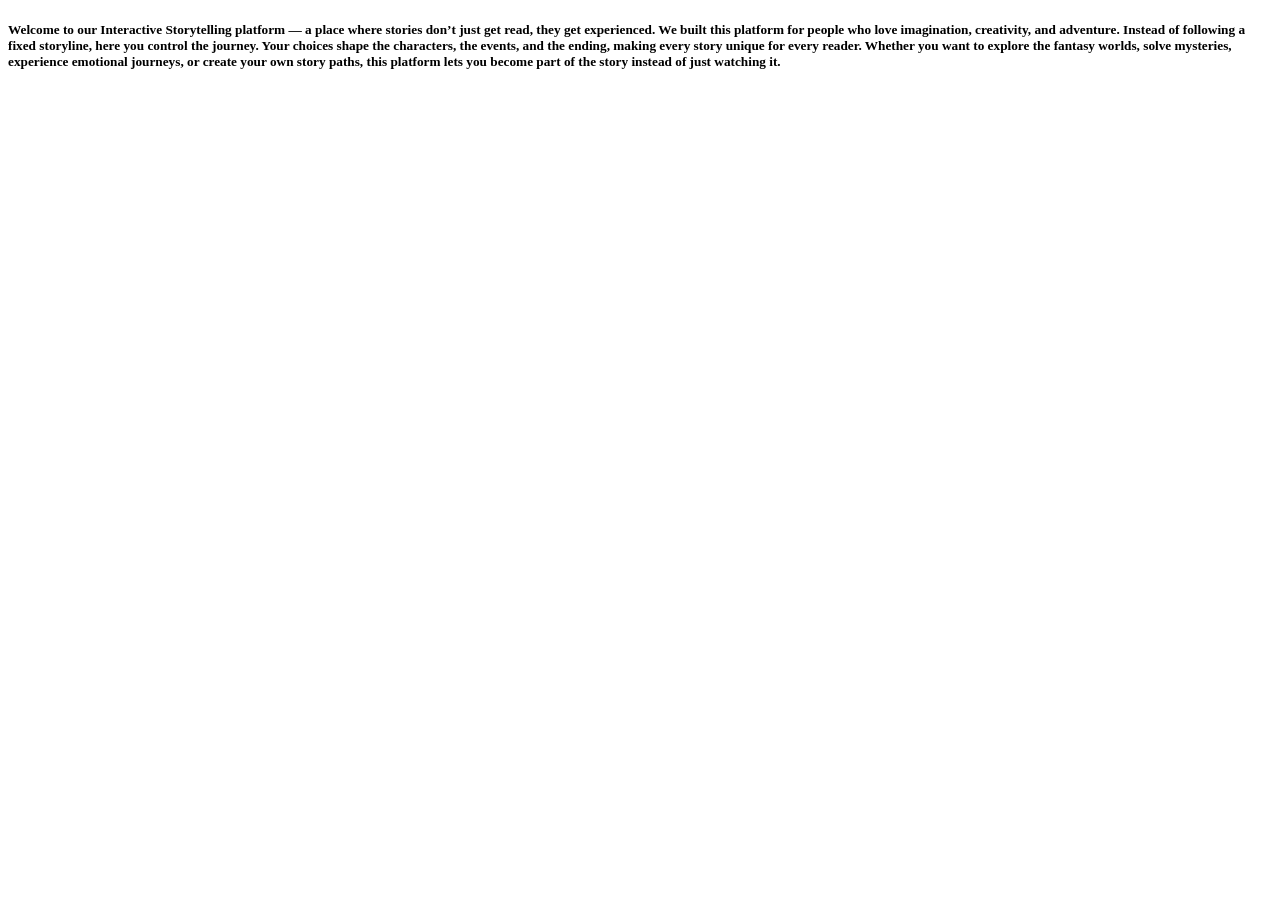
<file: about.html>
<!DOCTYPE html>
<html lang="en">
<head>
    <meta charset="UTF-8">
    <meta name="viewport" content="width=device-width, initial-scale=1.0">
    <title>Document</title>
</head>
<body>
    <div class="about us" id="aboutus">
        <h5>Welcome to our Interactive Storytelling platform — a place where stories don’t just get read, they get experienced.

We built this platform for people who love imagination, creativity, and adventure. Instead of following a fixed storyline, here you control the journey. Your choices shape the characters, the events, and the ending, making every story unique for every reader.

Whether you want to explore the fantasy worlds, solve mysteries, experience emotional journeys, or create your own story paths, this platform lets you become part of the story instead of just watching it.</h5>
    </div>

    
</body>
</html>
</file>
<file: index.css>
/* ===== CSS Variables ===== */
:root {
    --primary-color: #ff6b9d;
    --secondary-color: #c44569;
    --dark-bg: #fff5f7;
    --light-bg: #ffe5f0;
    --accent-color: #ffd1dc;
    --text-primary: #5a3a5a;
    --text-secondary: #8b5a8b;
    --border-color: #f5b3d4;
    --success-color: #6bcf7f;
    --warning-color: #ffa502;
}

/* ===== Global Styles ===== */
* {
    margin: 0;
    padding: 0;
    box-sizing: border-box;
}

body {
    font-family: 'Comic Sans MS', 'Chalkboard SE', 'Trebuchet MS', cursive, sans-serif;
    background: linear-gradient(135deg, #fff5f7 0%, #ffe5f0 50%, #fff0f5 100%);
    color: var(--text-primary);
    line-height: 1.6;
    display: flex;
    flex-direction: column;
    position: relative;
}

/* Cute floating elements background */
body::before {
    content: '';
    position: fixed;
    top: 0;
    left: 0;
    width: 100%;
    height: 100%;
    background-image: 
        radial-gradient(circle at 20% 80%, rgba(255, 182, 193, 0.1) 0%, transparent 50%),
        radial-gradient(circle at 80% 20%, rgba(200, 157, 217, 0.1) 0%, transparent 50%);
    pointer-events: none;
    z-index: -1;
}

/* ===== Header Styles ===== */
.header {
    background: linear-gradient(135deg, #ff6b9d 0%, #c89dd9 100%);
    border-bottom: 5px dashed var(--primary-color);
    padding: 1.5rem 0;
    box-shadow: 0 8px 20px rgba(255, 107, 157, 0.2);
    position: relative;
    flex-shrink: 0;
}

.header-container {
    max-width: 1200px;
    margin: 0 auto;
    padding: 0 2rem;
    display: flex;
    justify-content: space-between;
    align-items: center;
}

.logo {
    font-size: 2.5rem;
    font-weight: bold;
    color: #ffffff;
    text-shadow: 3px 3px 0px rgba(255, 107, 157, 0.3);
    letter-spacing: 2px;
    animation: bounce 2s infinite;
}

@keyframes bounce {
    0%, 100% { transform: translateY(0); }
    50% { transform: translateY(-8px); }
}

.navbar {
    display: flex;
    gap: 2rem;
}

.nav-link {
    color: #ffffff;
    text-decoration: none;
    font-size: 1.1rem;
    font-weight: 600;
    transition: all 0.3s ease;
    position: relative;
    padding: 8px 16px;
    border-radius: 25px;
}

.nav-link:hover {
    background-color: rgba(255, 255, 255, 0.3);
    transform: scale(1.1);
    text-shadow: 2px 2px 4px rgba(0, 0, 0, 0.1);
}

/* ===== Main Container ===== */
.main-container {
    flex: 1;
    max-width: 1000px;
    margin: 2rem auto;
    padding: 0 2rem;
    width: 100%;
    overflow: visible;
}

.story-wrapper {
    background: linear-gradient(135deg, #ffffff 0%, #fff9fb 100%);
    border: 4px solid var(--border-color);
    border-radius: 30px;
    overflow: hidden;
    box-shadow: 0 15px 40px rgba(255, 107, 157, 0.15), 0 0 0 8px rgba(255, 182, 193, 0.2);
    position: relative;
}

.story-wrapper::before {
    content: '';
    position: absolute;
    top: -2px;
    left: -2px;
    right: -2px;
    bottom: -2px;
    background: linear-gradient(135deg, #ff6b9d, #c89dd9, #a2d5f7);
    border-radius: 30px;
    z-index: -1;
    opacity: 0.3;
}

/* ===== Story Section ===== */
.story-section {
    padding: 2.5rem;
    border-bottom: 3px dashed var(--border-color);
}

.story-header {
    margin-bottom: 2rem;
}

.story-title {
    font-size: 2.5rem;
    margin-bottom: 1rem;
    background: linear-gradient(135deg, #ff6b9d 0%, #c44569 100%);
    -webkit-background-clip: text;
    -webkit-text-fill-color: transparent;
    background-clip: text;
    text-shadow: 2px 2px 4px rgba(200, 157, 217, 0.3);
    animation: wiggle 3s infinite;
}

@keyframes wiggle {
    0%, 100% { transform: rotate(0deg); }
    25% { transform: rotate(-1deg); }
    75% { transform: rotate(1deg); }
}

.progress-bar {
    width: 100%;
    height: 15px;
    background-color: #f0e0eb;
    border-radius: 10px;
    overflow: hidden;
    box-shadow: inset 0 2px 4px rgba(0, 0, 0, 0.1);
    border: 2px solid var(--border-color);
}

.progress-fill {
    height: 100%;
    background: linear-gradient(90deg, #ffd76f 0%, #ff6b9d 50%, #c89dd9 100%);
    width: 0%;
    transition: width 0.5s ease;
    border-radius: 8px;
    box-shadow: 0 0 10px rgba(255, 107, 157, 0.5);
}

.story-content {
    display: grid;
    grid-template-columns: 1fr 1fr;
    gap: 2rem;
    align-items: start;
}

.story-text {
    font-size: 1.15rem;
    line-height: 1.9;
    color: var(--text-primary);
    border-left: 6px solid var(--primary-color);
    padding-left: 1.5rem;
    background: linear-gradient(135deg, rgba(255, 182, 193, 0.1), rgba(200, 157, 217, 0.1));
    padding: 1.5rem;
    border-radius: 15px;
    font-weight: 500;
}

.story-text p {
    margin-bottom: 1rem;
}

.story-image-container {
    display: flex;
    justify-content: center;
    align-items: center;
    background: linear-gradient(135deg, #ffe5f0 0%, #fff0f5 100%);
    border: 4px solid var(--border-color);
    border-radius: 20px;
    min-height: 300px;
    padding: 1.5rem;
    box-shadow: 0 8px 20px rgba(255, 107, 157, 0.1);
}

.story-image {
    max-width: 100%;
    max-height: 300px;
    border-radius: 15px;
    object-fit: cover;
    display: none;
    box-shadow: 0 5px 15px rgba(255, 107, 157, 0.2);
    transition: transform 0.3s ease;
}

.story-image.active {
    display: block;
}

/* ===== Choices Section ===== */
.choices-section {
    padding: 2.5rem;
    border-bottom: 3px dashed var(--border-color);
    background: linear-gradient(135deg, rgba(255, 182, 193, 0.05), rgba(200, 157, 217, 0.05));
}

.choices-title {
    font-size: 1.5rem;
    margin-bottom: 1.5rem;
    color: var(--primary-color);
    font-weight: bold;
    text-shadow: 1px 1px 2px rgba(200, 157, 217, 0.3);
}

.choices-container {
    display: grid;
    grid-template-columns: repeat(auto-fit, minmax(250px, 1fr));
    gap: 1rem;
}

.choice-btn {
    padding: 1.2rem 2rem;
    background: linear-gradient(135deg, #ff6b9d 0%, #ffb3d9 100%);
    border: 3px solid #ff6b9d;
    color: #ffffff;
    border-radius: 20px;
    font-size: 1.1rem;
    cursor: pointer;
    transition: all 0.3s cubic-bezier(0.68, -0.55, 0.265, 1.55);
    font-weight: 700;
    text-align: left;
    box-shadow: 0 5px 15px rgba(255, 107, 157, 0.2);
    position: relative;
    overflow: hidden;
}

.choice-btn::before {
    content: '✨';
    position: absolute;
    left: 10px;
    opacity: 0;
    transition: all 0.3s ease;
}

.choice-btn:hover {
    background: linear-gradient(135deg, #ff85b0 0%, #ffc9e3 100%);
    border-color: #c44569;
    transform: translateY(-4px) scale(1.02);
    box-shadow: 0 8px 25px rgba(255, 107, 157, 0.4);
}

.choice-btn:hover::before {
    opacity: 1;
    left: 15px;
}

.choice-btn:active {
    transform: translateY(-2px) scale(0.98);
}

.choice-btn:disabled {
    opacity: 0.6;
    cursor: not-allowed;
    transform: none;
}
/* ===== Stats Section ===== */
.stats-section {
    display: grid;
    grid-template-columns: repeat(auto-fit, minmax(150px, 1fr));
    gap: 1.5rem;
    padding: 2rem;
    border-bottom: 3px dashed var(--border-color);
    background: linear-gradient(135deg, rgba(255, 215, 111, 0.1), rgba(162, 213, 247, 0.1));
}

.stat-item {
    text-align: center;
    background: linear-gradient(135deg, rgba(255, 255, 255, 0.8), rgba(255, 240, 245, 0.8));
    padding: 1.5rem;
    border-radius: 20px;
    border: 2px solid var(--border-color);
    box-shadow: 0 5px 15px rgba(255, 107, 157, 0.1);
    transition: all 0.3s ease;
}

.stat-item:hover {
    transform: translateY(-5px);
    box-shadow: 0 8px 20px rgba(255, 107, 157, 0.2);
}

.stat-label {
    font-size: 0.95rem;
    color: var(--text-secondary);
    margin-bottom: 0.8rem;
    text-transform: uppercase;
    letter-spacing: 1.5px;
    font-weight: 600;
}

.stat-value {
    font-size: 2rem;
    background: linear-gradient(135deg, #ff6b9d 0%, #c89dd9 100%);
    -webkit-background-clip: text;
    -webkit-text-fill-color: transparent;
    background-clip: text;
    font-weight: 900;
}

/* ===== Controls Section ===== */
.controls-section {
    display: flex;
    gap: 1.5rem;
    padding: 2rem;
    justify-content: center;
    background: linear-gradient(135deg, rgba(255, 182, 193, 0.1), rgba(200, 157, 217, 0.1));
}

.control-btn {
    padding: 1rem 2.5rem;
    border: 3px solid var(--border-color);
    background: linear-gradient(135deg, #ffffff 0%, #fff5f7 100%);
    color: var(--text-primary);
    border-radius: 25px;
    font-size: 1.1rem;
    cursor: pointer;
    transition: all 0.3s cubic-bezier(0.68, -0.55, 0.265, 1.55);
    font-weight: 700;
    box-shadow: 0 5px 15px rgba(0, 0, 0, 0.1);
}

.restart-btn {
    border-color: var(--success-color);
    color: var(--success-color);
}

.restart-btn:hover {
    background: linear-gradient(135deg, var(--success-color) 0%, #9eff9e 100%);
    color: #ffffff;
    transform: translateY(-3px);
    box-shadow: 0 8px 20px rgba(107, 207, 127, 0.3);
}

.menu-btn {
    border-color: var(--warning-color);
    color: var(--warning-color);
}

.menu-btn:hover {
    background: linear-gradient(135deg, var(--warning-color) 0%, #ffb84d 100%);
    color: #ffffff;
    transform: translateY(-3px);
    box-shadow: 0 8px 20px rgba(255, 165, 2, 0.3);
}

/* ===== Footer ===== */
.footer {
    background: linear-gradient(135deg, #ff6b9d 0%, #c89dd9 100%);
    border-top: 5px dashed var(--primary-color);
    padding: 2rem;
    text-align: center;
    color: #ffffff;
    margin-top: 2rem;
    font-weight: 600;
    text-shadow: 1px 1px 2px rgba(0, 0, 0, 0.1);
    flex-shrink: 0;
}
/* ===== Animations ===== */
@keyframes pulse {
    0%, 100% { opacity: 1; }
    50% { opacity: 0.7; }
}

@keyframes float {
    0%, 100% { transform: translateY(0px); }
    50% { transform: translateY(-10px); }
}

/* ===== Story Menu ===== */
.story-menu {
    display: flex;
    justify-content: center;
    align-items: center;
    padding: 3rem 2rem;
}

/* ===== Pure HTML Interactive Logic ===== */
.scene {
    display: none;
}

.scene:target {
    display: block;
}

/* If any scene is targeted, hide the menu */
.scene:target ~ #menu {
    display: none !important;
}

#menu {
    display: flex;
}

.menu-wrapper {
    max-width: 1200px;
    width: 100%;
    text-align: center;
}

.menu-title {
    font-size: 3rem;
    background: linear-gradient(135deg, #ff6b9d 0%, #c44569 100%);
    -webkit-background-clip: text;
    -webkit-text-fill-color: transparent;
    background-clip: text;
    margin-bottom: 1rem;
    animation: bounce 2s infinite;
}

.menu-subtitle {
    font-size: 1.3rem;
    color: var(--text-secondary);
    margin-bottom: 3rem;
    font-weight: 600;
}

.stories-grid {
    display: grid;
    grid-template-columns: repeat(auto-fit, minmax(280px, 1fr));
    gap: 2rem;
    margin-top: 2rem;
}

.story-card {
    background: linear-gradient(135deg, #ffffff 0%, #fff9fb 100%);
    border: 4px solid var(--border-color);
    border-radius: 25px;
    padding: 2rem;
    cursor: pointer;
    transition: all 0.3s ease;
    box-shadow: 0 10px 30px rgba(255, 107, 157, 0.1);
    text-align: left;
    min-height: 200px;
    display: flex;
    flex-direction: column;
    justify-content: space-between;
}

.story-card:hover {
    transform: translateY(-10px) scale(1.02);
    box-shadow: 0 20px 50px rgba(255, 107, 157, 0.25);
    border-color: #ff6b9d;
}

.story-card h3 {
    font-size: 1.6rem;
    color: #ff6b9d;
    margin-bottom: 1rem;
}

.story-card p {
    color: var(--text-secondary);
    line-height: 1.6;
    flex-grow: 1;
}

/* ===== Story Viewer Modal ===== */
.story-viewer {
    display: none;
    position: fixed;
    top: 0;
    left: 0;
    right: 0;
    bottom: 0;
    background: rgba(0, 0, 0, 0.7);
    z-index: 1000;
    justify-content: center;
    align-items: center;
    padding: 2rem;
}

.story-viewer.active {
    display: flex;
}

.viewer-content {
    background: linear-gradient(135deg, #ffffff 0%, #fff9fb 100%);
    border: 4px solid var(--border-color);
    border-radius: 30px;
    padding: 3rem;
    max-width: 800px;
    max-height: 80vh;
    overflow-y: auto;
    position: relative;
    box-shadow: 0 20px 60px rgba(0, 0, 0, 0.3);
}

.close-btn {
    position: absolute;
    top: 1.5rem;
    right: 1.5rem;
    background: #ff6b9d;
    border: none;
    color: white;
    font-size: 2rem;
    width: 50px;
    height: 50px;
    border-radius: 50%;
    cursor: pointer;
    transition: all 0.3s ease;
}

.close-btn:hover {
    background: #c44569;
    transform: rotate(90deg);
}

.viewer-title {
    font-size: 2.5rem;
    background: linear-gradient(135deg, #ff6b9d 0%, #c44569 100%);
    -webkit-background-clip: text;
    -webkit-text-fill-color: transparent;
    background-clip: text;
    margin-bottom: 2rem;
    text-align: center;
}

.viewer-text {
    color: var(--text-primary);
    line-height: 2;
    font-size: 1.1rem;
    margin-bottom: 2rem;
}

.viewer-text p {
    margin-bottom: 1rem;
    padding: 1rem;
    background: var(--light-bg);
    border-left: 4px solid #ff6b9d;
    border-radius: 10px;
}

/* ===== Responsive Design ===== */
@media (max-width: 768px) {
    .header-container {
        flex-direction: column;
        gap: 1rem;
    }

    .navbar {
        gap: 0.5rem;
    }

    .story-content {
        grid-template-columns: 1fr;
    }

    .main-container {
        margin: 1rem auto;
        padding: 0 1rem;
    }

    .story-section {
        padding: 1.5rem;
    }

    .choices-container {
        grid-template-columns: 1fr;
    }

    .story-title {
        font-size: 1.8rem;
    }

    .controls-section {
        flex-direction: column;
        gap: 1rem;
    }

    .control-btn {
        width: 100%;
    }

    .logo {
        font-size: 2rem;
    }

    .choice-btn {
        padding: 1rem 1.5rem;
        font-size: 1rem;
    }
}
</file>
